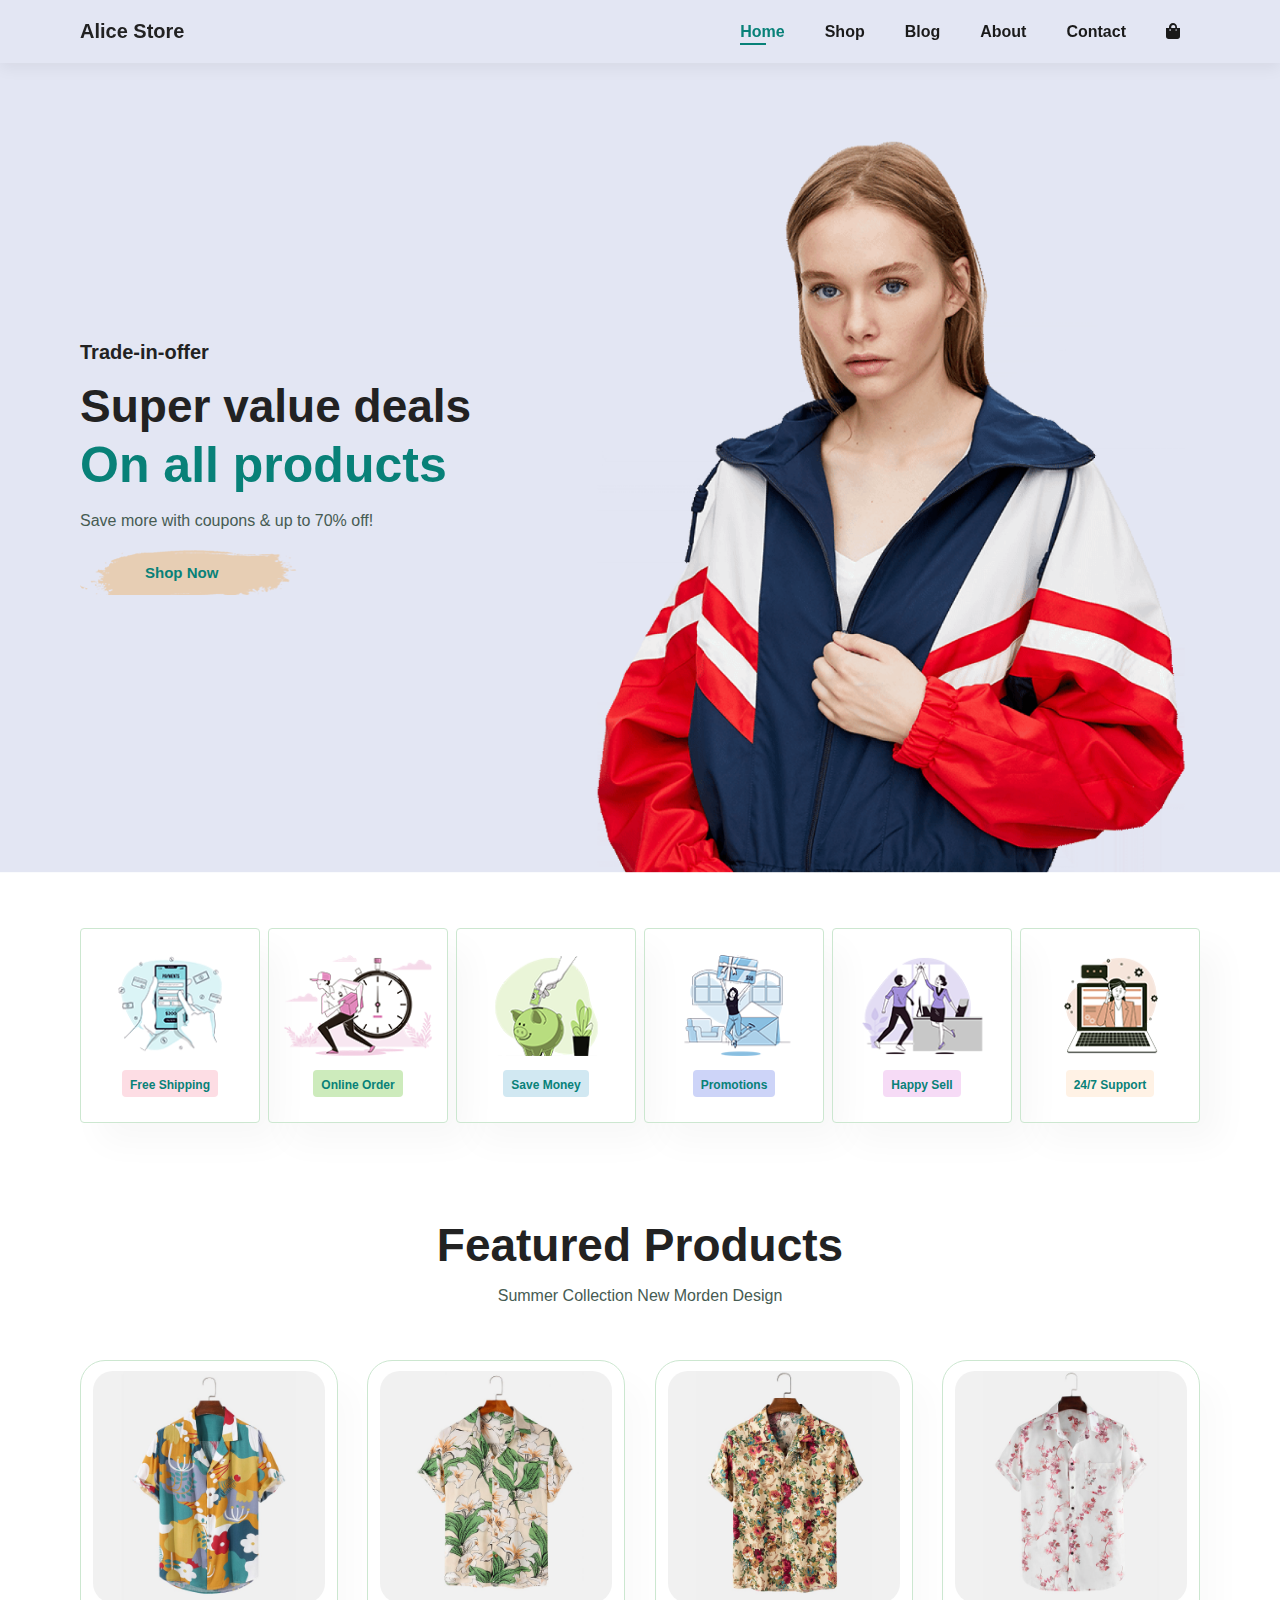
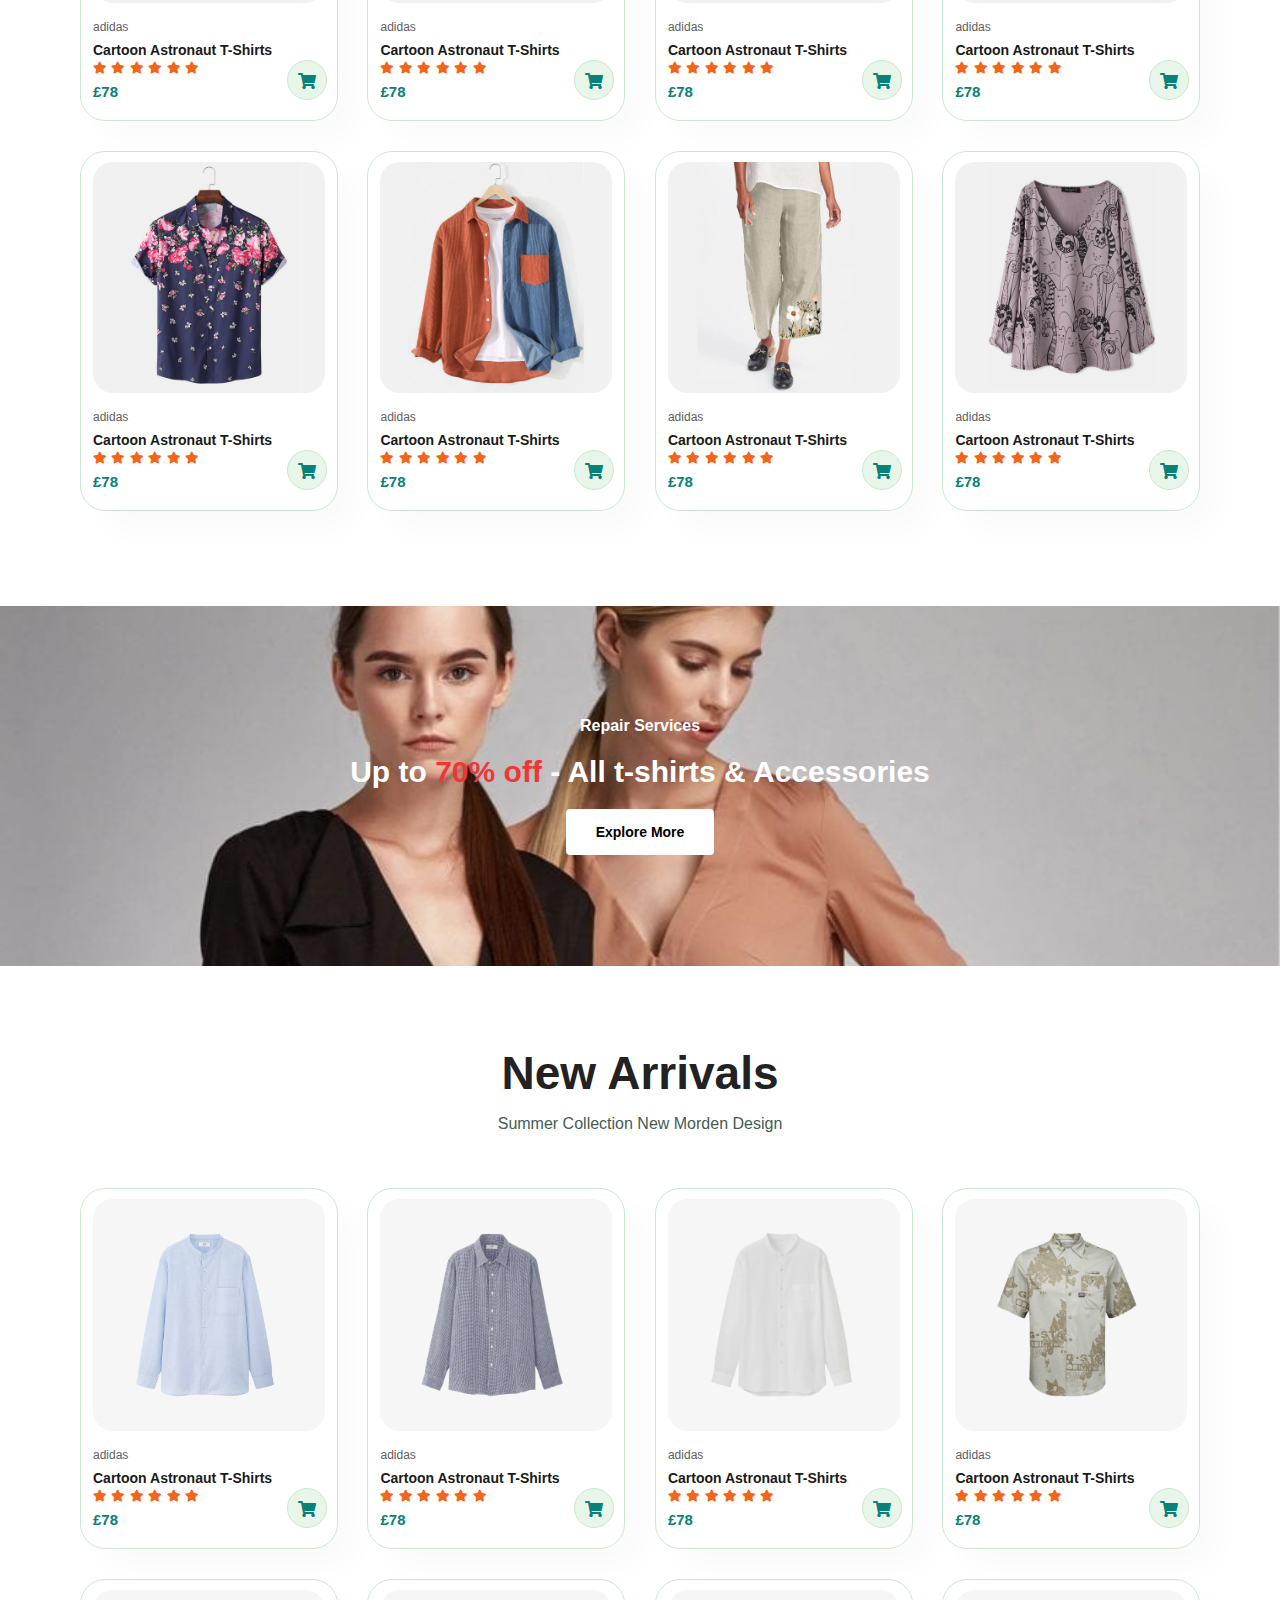
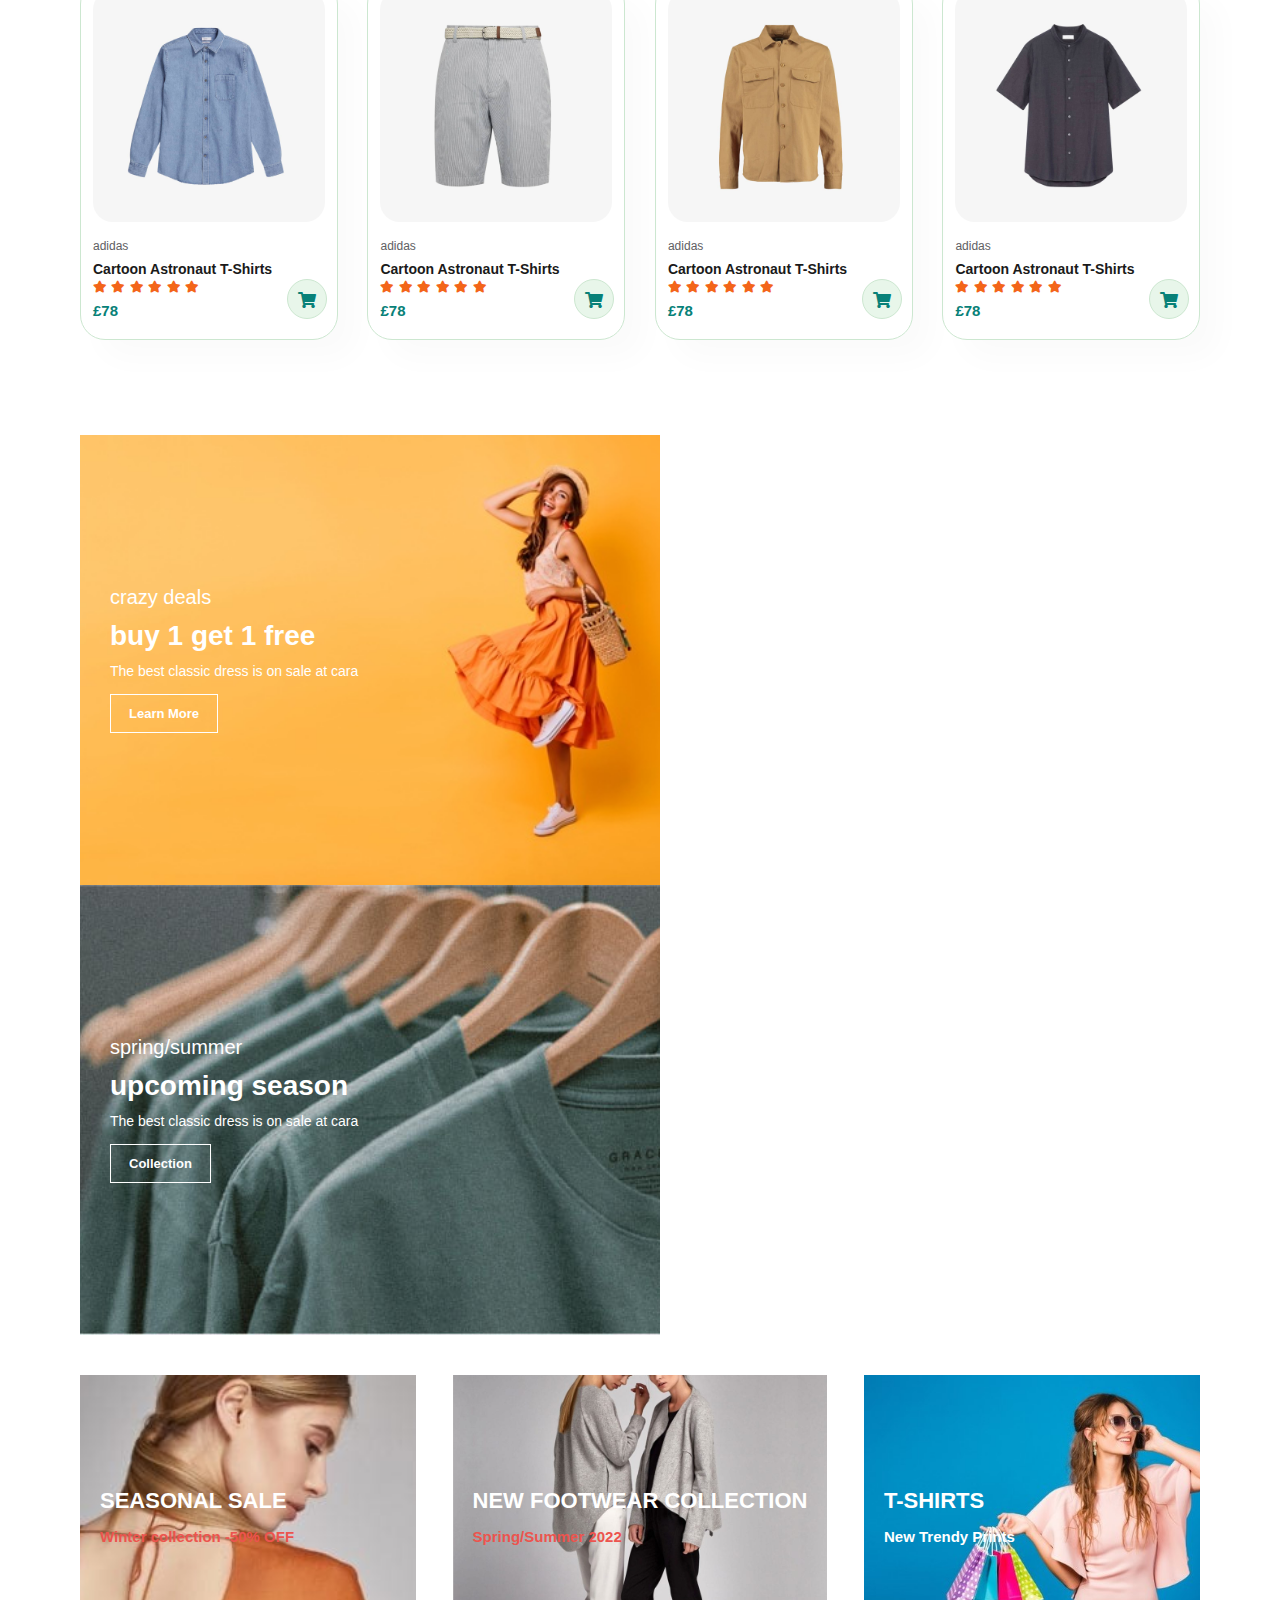
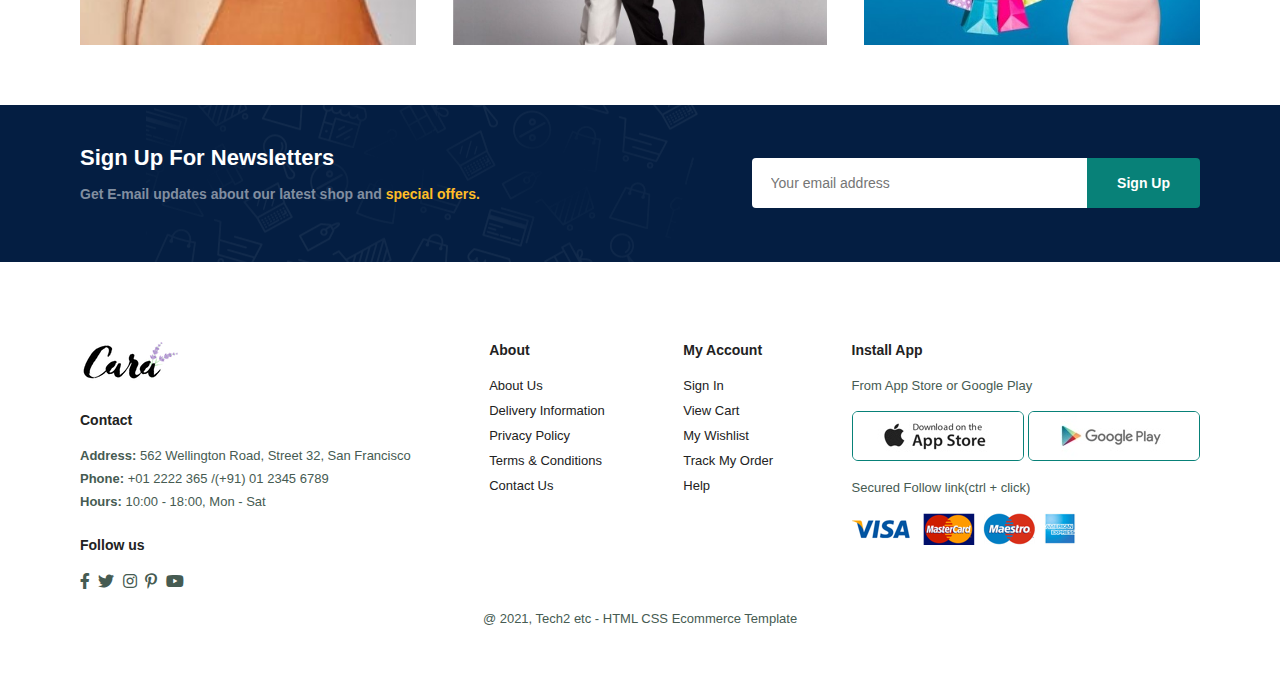
<file: index.html>
<!DOCTYPE html>

<html lang = "en">

  <head>
    <meta charset="UTF-8">
    <meta http-equiv="X-UA-Compatible" content = "IE=edge">
    <meta name = "viewport" content="width=device-width, initial-scale=1.0">
    <title>Alice Store</title>
    <link rel="stylesheet" href="https://use.fontawesome.com/releases/v5.15.4/css/all.css"/>
    <link rel = "stylesheet" href="style.css"> 
  </head>

  <body>

    <section id = "header">
      <h4>Alice Store</h4>

      <div>
        <ul id = "navbar">
          <li><a class="active" href = "index.html">Home</a></li>
          <li><a href = "shop.html">Shop</a></li>
          <li><a href = "blog.html">Blog</a></li>
          <li><a href = "about.html">About</a></li>
          <li><a href = "contact.html">Contact</a></li>
          <li id = "lg-bag"><a href ="cart.html"><i class="fas fa-shopping-bag"></i></a></li>
          <a href = "#" id = "close"><i class = "fas fa-times"></i></a>
        </ul>
      </div>

      <div id = "mobile">
        <a href ="cart.html"><i class="fas fa-shopping-bag"></i></a>
        <i id = "bar" class = "fas fa-outdent"></i>
      </div>
    </section>

    <section id="hero">
      <h4>Trade-in-offer</h4>
      <h2>Super value deals</h2>
      <h1>On all products</h1>
      <p>Save more with coupons & up to 70% off! </p>
      <button>Shop Now</button>
    </section>

    <section id = "feature" class = "section-p1">
      <div class = "fe-box">
        <img src="f1.png" alt="">
        <h6>Free Shipping</h6>
      </div>
      <div class = "fe-box">
        <img src="f2.png" alt="">
        <h6>Online Order</h6>
      </div>
      <div class = "fe-box">
        <img src="f3.png" alt="">
        <h6>Save Money</h6>
      </div>
      <div class = "fe-box">
        <img src="f4.png" alt="">
        <h6>Promotions</h6>
      </div>
      <div class = "fe-box">
        <img src="f5.png" alt="">
        <h6>Happy Sell</h6>
      </div>
      <div class = "fe-box">
        <img src="f6.png" alt="">
        <h6>24/7 Support</h6>
      </div>
    </section>

    <section id="product1" class = "section-p1">
      <h2>Featured Products</h2>
      <p>Summer Collection New Morden Design</p>
      <div class = "pro-container">
        <div class = "pro">
          <img src="f1.jpg" alt="">
          <div class = "des">
            <span>adidas</span>
            <h5>Cartoon Astronaut T-Shirts</h5>
            <div class = "star">
              <i class="fas fa-star"></i>
              <i class="fas fa-star"></i>
              <i class="fas fa-star"></i>
              <i class="fas fa-star"></i>
              <i class="fas fa-star"></i>
              <i class="fas fa-star"></i>
            </div>
            <h4>£78</h4>
          </div>
          <a href="#"><i class="fas fa-shopping-cart cart"></i></a>      
        </div>

        <div class = "pro">
          <img src="f2.jpg" alt="">
          <div class = "des">
            <span>adidas</span>
            <h5>Cartoon Astronaut T-Shirts</h5>
            <div class = "star">
              <i class="fas fa-star"></i>
              <i class="fas fa-star"></i>
              <i class="fas fa-star"></i>
              <i class="fas fa-star"></i>
              <i class="fas fa-star"></i>
              <i class="fas fa-star"></i>
            </div>
            <h4>£78</h4>
          </div>
          <a href="#"><i class="fas fa-shopping-cart cart"></i></a>      
        </div>

        <div class = "pro">
          <img src="f3.jpg" alt="">
          <div class = "des">
            <span>adidas</span>
            <h5>Cartoon Astronaut T-Shirts</h5>
            <div class = "star">
              <i class="fas fa-star"></i>
              <i class="fas fa-star"></i>
              <i class="fas fa-star"></i>
              <i class="fas fa-star"></i>
              <i class="fas fa-star"></i>
              <i class="fas fa-star"></i>
            </div>
            <h4>£78</h4>
          </div>
          <a href="#"><i class="fas fa-shopping-cart cart"></i></a>      
        </div>

        <div class = "pro">
          <img src="f4.jpg" alt="">
          <div class = "des">
            <span>adidas</span>
            <h5>Cartoon Astronaut T-Shirts</h5>
            <div class = "star">
              <i class="fas fa-star"></i>
              <i class="fas fa-star"></i>
              <i class="fas fa-star"></i>
              <i class="fas fa-star"></i>
              <i class="fas fa-star"></i>
              <i class="fas fa-star"></i>
            </div>
            <h4>£78</h4>
          </div>
          <a href="#"><i class="fas fa-shopping-cart cart"></i></a>      
        </div>

        <div class = "pro">
          <img src="f5.jpg" alt="">
          <div class = "des">
            <span>adidas</span>
            <h5>Cartoon Astronaut T-Shirts</h5>
            <div class = "star">
              <i class="fas fa-star"></i>
              <i class="fas fa-star"></i>
              <i class="fas fa-star"></i>
              <i class="fas fa-star"></i>
              <i class="fas fa-star"></i>
              <i class="fas fa-star"></i>
            </div>
            <h4>£78</h4>
          </div>
          <a href="#"><i class="fas fa-shopping-cart cart"></i></a>      
        </div>

        <div class = "pro">
          <img src="f6.jpg" alt="">
          <div class = "des">
            <span>adidas</span>
            <h5>Cartoon Astronaut T-Shirts</h5>
            <div class = "star">
              <i class="fas fa-star"></i>
              <i class="fas fa-star"></i>
              <i class="fas fa-star"></i>
              <i class="fas fa-star"></i>
              <i class="fas fa-star"></i>
              <i class="fas fa-star"></i>
            </div>
            <h4>£78</h4>
          </div>
          <a href="#"><i class="fas fa-shopping-cart cart"></i></a>      
        </div>

        <div class = "pro">
          <img src="f7.jpg" alt="">
          <div class = "des">
            <span>adidas</span>
            <h5>Cartoon Astronaut T-Shirts</h5>
            <div class = "star">
              <i class="fas fa-star"></i>
              <i class="fas fa-star"></i>
              <i class="fas fa-star"></i>
              <i class="fas fa-star"></i>
              <i class="fas fa-star"></i>
              <i class="fas fa-star"></i>
            </div>
            <h4>£78</h4>
          </div>
          <a href="#"><i class="fas fa-shopping-cart cart"></i></a>      
        </div>

        <div class = "pro">
          <img src="f8.jpg" alt="">
          <div class = "des">
            <span>adidas</span>
            <h5>Cartoon Astronaut T-Shirts</h5>
            <div class = "star">
              <i class="fas fa-star"></i>
              <i class="fas fa-star"></i>
              <i class="fas fa-star"></i>
              <i class="fas fa-star"></i>
              <i class="fas fa-star"></i>
              <i class="fas fa-star"></i>
            </div>
            <h4>£78</h4>
          </div>
          <a href="#"><i class="fas fa-shopping-cart cart"></i></a>      
        </div>
      </div>
    </section>

    <section id = "banner" class = "section-m1">
      <h4>Repair Services</h4>
      <h2>Up to <span>70% off</span> - All t-shirts & Accessories</h2>
      <button class = "normal">Explore More</button>
    </section>

    <section id="product1" class = "section-p1">
      <h2>New Arrivals</h2>
      <p>Summer Collection New Morden Design</p>
      <div class = "pro-container">
        <div class = "pro">
          <img src="n1.jpg" alt="">
          <div class = "des">
            <span>adidas</span>
            <h5>Cartoon Astronaut T-Shirts</h5>
            <div class = "star">
              <i class="fas fa-star"></i>
              <i class="fas fa-star"></i>
              <i class="fas fa-star"></i>
              <i class="fas fa-star"></i>
              <i class="fas fa-star"></i>
              <i class="fas fa-star"></i>
            </div>
            <h4>£78</h4>
          </div>
          <a href="#"><i class="fas fa-shopping-cart cart"></i></a>      
        </div>

        <div class = "pro">
          <img src="n2.jpg" alt="">
          <div class = "des">
            <span>adidas</span>
            <h5>Cartoon Astronaut T-Shirts</h5>
            <div class = "star">
              <i class="fas fa-star"></i>
              <i class="fas fa-star"></i>
              <i class="fas fa-star"></i>
              <i class="fas fa-star"></i>
              <i class="fas fa-star"></i>
              <i class="fas fa-star"></i>
            </div>
            <h4>£78</h4>
          </div>
          <a href="#"><i class="fas fa-shopping-cart cart"></i></a>      
        </div>

        <div class = "pro">
          <img src="n3.jpg" alt="">
          <div class = "des">
            <span>adidas</span>
            <h5>Cartoon Astronaut T-Shirts</h5>
            <div class = "star">
              <i class="fas fa-star"></i>
              <i class="fas fa-star"></i>
              <i class="fas fa-star"></i>
              <i class="fas fa-star"></i>
              <i class="fas fa-star"></i>
              <i class="fas fa-star"></i>
            </div>
            <h4>£78</h4>
          </div>
          <a href="#"><i class="fas fa-shopping-cart cart"></i></a>      
        </div>

        <div class = "pro">
          <img src="n4.jpg" alt="">
          <div class = "des">
            <span>adidas</span>
            <h5>Cartoon Astronaut T-Shirts</h5>
            <div class = "star">
              <i class="fas fa-star"></i>
              <i class="fas fa-star"></i>
              <i class="fas fa-star"></i>
              <i class="fas fa-star"></i>
              <i class="fas fa-star"></i>
              <i class="fas fa-star"></i>
            </div>
            <h4>£78</h4>
          </div>
          <a href="#"><i class="fas fa-shopping-cart cart"></i></a>      
        </div>

        <div class = "pro">
          <img src="n5.jpg" alt="">
          <div class = "des">
            <span>adidas</span>
            <h5>Cartoon Astronaut T-Shirts</h5>
            <div class = "star">
              <i class="fas fa-star"></i>
              <i class="fas fa-star"></i>
              <i class="fas fa-star"></i>
              <i class="fas fa-star"></i>
              <i class="fas fa-star"></i>
              <i class="fas fa-star"></i>
            </div>
            <h4>£78</h4>
          </div>
          <a href="#"><i class="fas fa-shopping-cart cart"></i></a>      
        </div>

        <div class = "pro">
          <img src="n6.jpg" alt="">
          <div class = "des">
            <span>adidas</span>
            <h5>Cartoon Astronaut T-Shirts</h5>
            <div class = "star">
              <i class="fas fa-star"></i>
              <i class="fas fa-star"></i>
              <i class="fas fa-star"></i>
              <i class="fas fa-star"></i>
              <i class="fas fa-star"></i>
              <i class="fas fa-star"></i>
            </div>
            <h4>£78</h4>
          </div>
          <a href="#"><i class="fas fa-shopping-cart cart"></i></a>      
        </div>

        <div class = "pro">
          <img src="n7.jpg" alt="">
          <div class = "des">
            <span>adidas</span>
            <h5>Cartoon Astronaut T-Shirts</h5>
            <div class = "star">
              <i class="fas fa-star"></i>
              <i class="fas fa-star"></i>
              <i class="fas fa-star"></i>
              <i class="fas fa-star"></i>
              <i class="fas fa-star"></i>
              <i class="fas fa-star"></i>
            </div>
            <h4>£78</h4>
          </div>
          <a href="#"><i class="fas fa-shopping-cart cart"></i></a>      
        </div>

        <div class = "pro">
          <img src="n8.jpg" alt="">
          <div class = "des">
            <span>adidas</span>
            <h5>Cartoon Astronaut T-Shirts</h5>
            <div class = "star">
              <i class="fas fa-star"></i>
              <i class="fas fa-star"></i>
              <i class="fas fa-star"></i>
              <i class="fas fa-star"></i>
              <i class="fas fa-star"></i>
              <i class="fas fa-star"></i>
            </div>
            <h4>£78</h4>
          </div>
          <a href="#"><i class="fas fa-shopping-cart cart"></i></a>      
        </div>
      </div>
    </section>

    <section id = "sm-banner" class = "section-p1">
      <div class = "banner-box">
        <h4>crazy deals</h4>
        <h2>buy 1 get 1 free</h2>
        <span>The best classic dress is on sale at cara</span>
        <button class = "white">Learn More</button>
      </div>

      <div class = "banner-box banner-box2">
        <h4>spring/summer</h4>
        <h2>upcoming season</h2>
        <span>The best classic dress is on sale at cara</span>
        <button class = "white">Collection</button>
      </div>
    </section>

    <section id = "banner3">
      <div class = "banner-box">
        <h2>SEASONAL SALE</h2>
        <h3>Winter collection -50% OFF</h3>
      </div>

      <div class = "banner-box banner-box2">
        <h2>NEW FOOTWEAR COLLECTION</h2>
        <h3>Spring/Summer 2022</h3>
      </div>

      <div class = "banner-box banner-box3">
        <h2>T-SHIRTS</h2>
        <h3>New Trendy Prints</h3>
      </div>
    </section>

    <section id = "newsletter" class = "section-p1 section-m1">
      <div class = "newstext">
        <h4>Sign Up For Newsletters</h4>
        <p>Get E-mail updates about our latest shop and <span>special offers.</span>
        </p>
      </div>

      <div class = "form">
        <input type = "text" placeholder="Your email address">
        <button class = "normal">Sign Up</button>
      </div>
    </section>

    <footer class = "section-p1">
      <div class = "col">
        <img class = "logo" src="logo.png" alt="">
        <h4>Contact</h4>
        <p><strong>Address: </strong> 562 Wellington Road, Street 32, San Francisco
        </p>
        <p><strong>Phone:</strong> +01 2222 365 /(+91) 01 2345 6789</p>
        <p><strong>Hours:</strong> 10:00 - 18:00, Mon - Sat</p>

        <div class = "follow">
          <h4>Follow us</h4>
          <div class="icon">
            <i class = "fab fa-facebook-f"></i>
            <i class = "fab fa-twitter"></i>
            <i class = "fab fa-instagram"></i>
            <i class = "fab fa-pinterest-p"></i>
            <i class = "fab fa-youtube"></i>
          </div>
        </div>
      </div>

      <div class = "col">
          <h4>About</h4>
          <a href = "#">About Us</a>
          <a href = "#">Delivery Information</a>
          <a href = "#">Privacy Policy</a>
          <a href = "#">Terms & Conditions</a>
          <a href = "#">Contact Us</a>
      </div>

      <div class = "col">
        <h4>My Account</h4>
        <a href = "#">Sign In</a>
        <a href = "#">View Cart</a>
        <a href = "#">My Wishlist</a>
        <a href = "#">Track My Order</a>
        <a href = "#">Help</a>
    </div>

    <div class = "col install">
      <h4>Install App</h4>
      <p>From App Store or Google Play</p>
      <div class = "row">
        <img src="app.jpg" alt="">
        <img src = "play.jpg" alt = "">
      </div>
      <p>Secured Follow link(ctrl + click)</p>
      <img src = "pay.png" alt = "">
    </div>

    <div class = "copyright">
      <p>@ 2021, Tech2 etc - HTML CSS Ecommerce Template</p>
    </div>
    </footer>

    <script src="script.js"></script>
  </body>

</html>
</file>
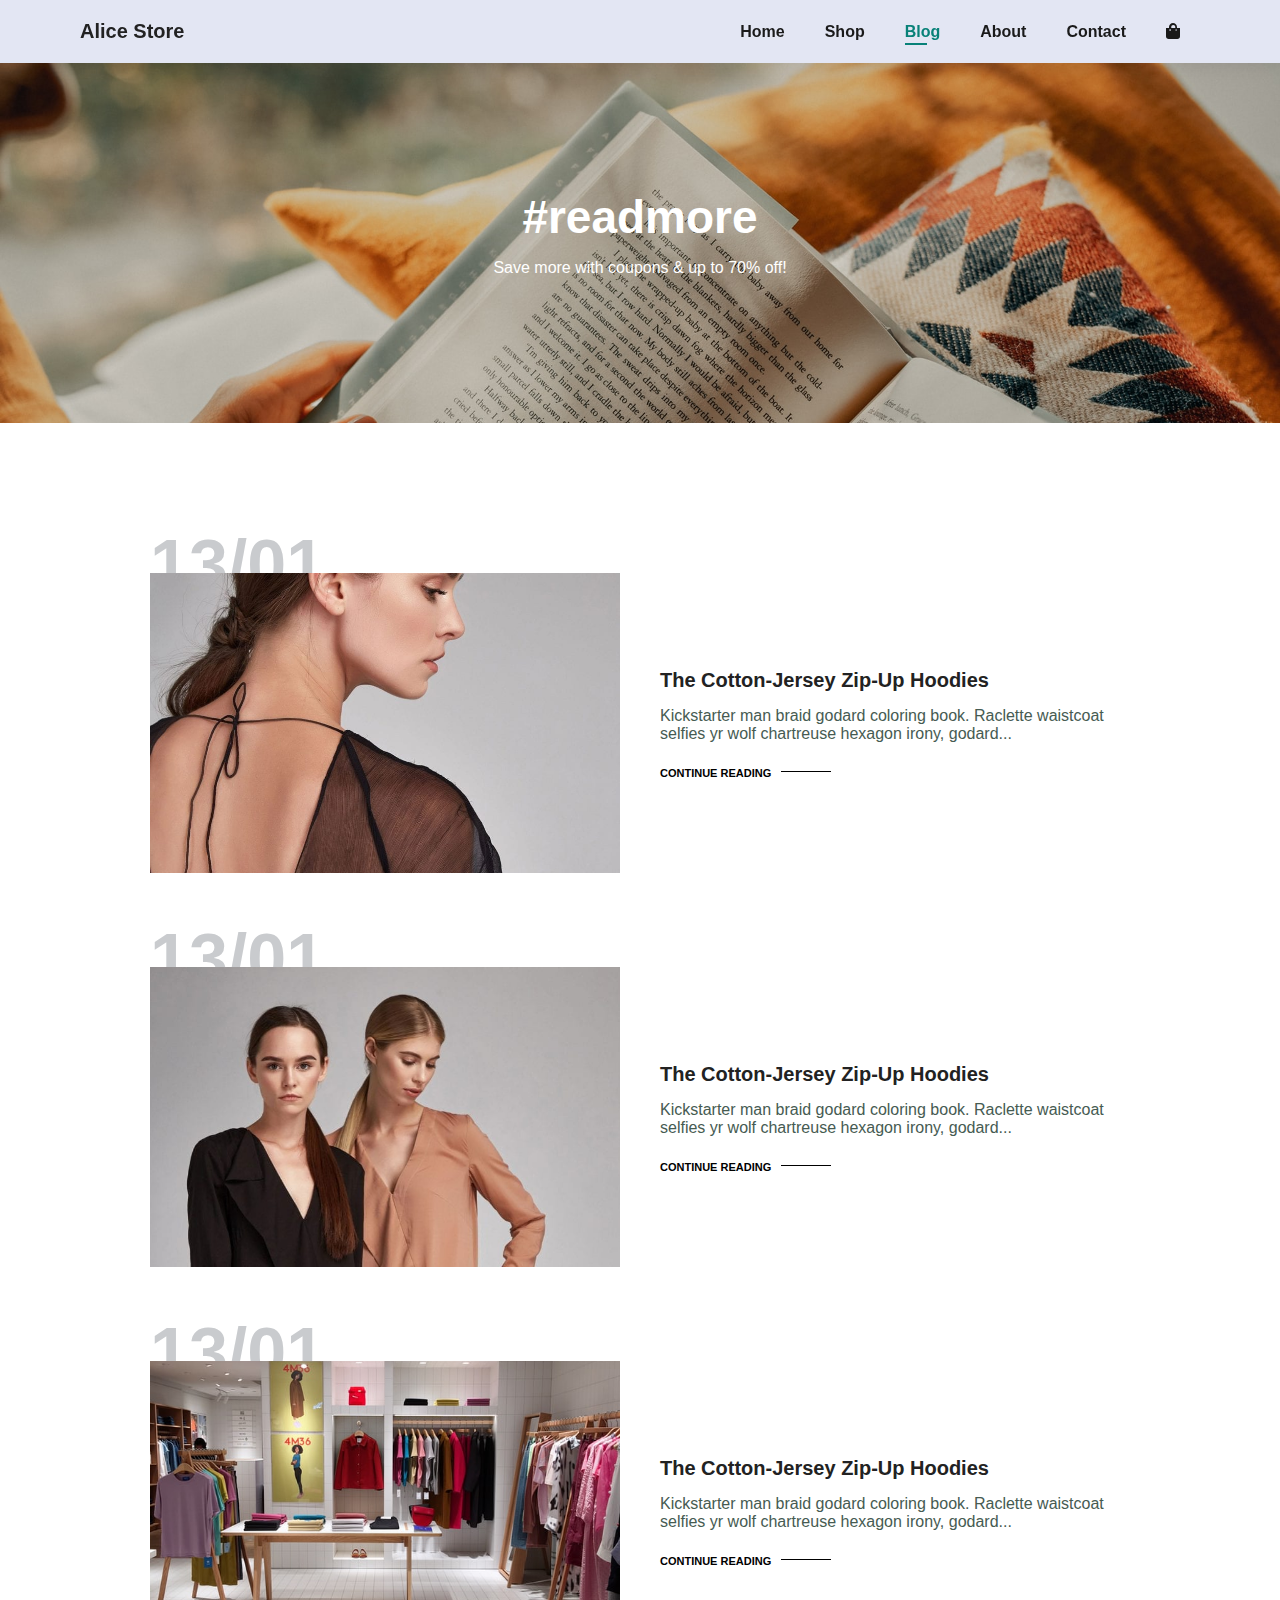
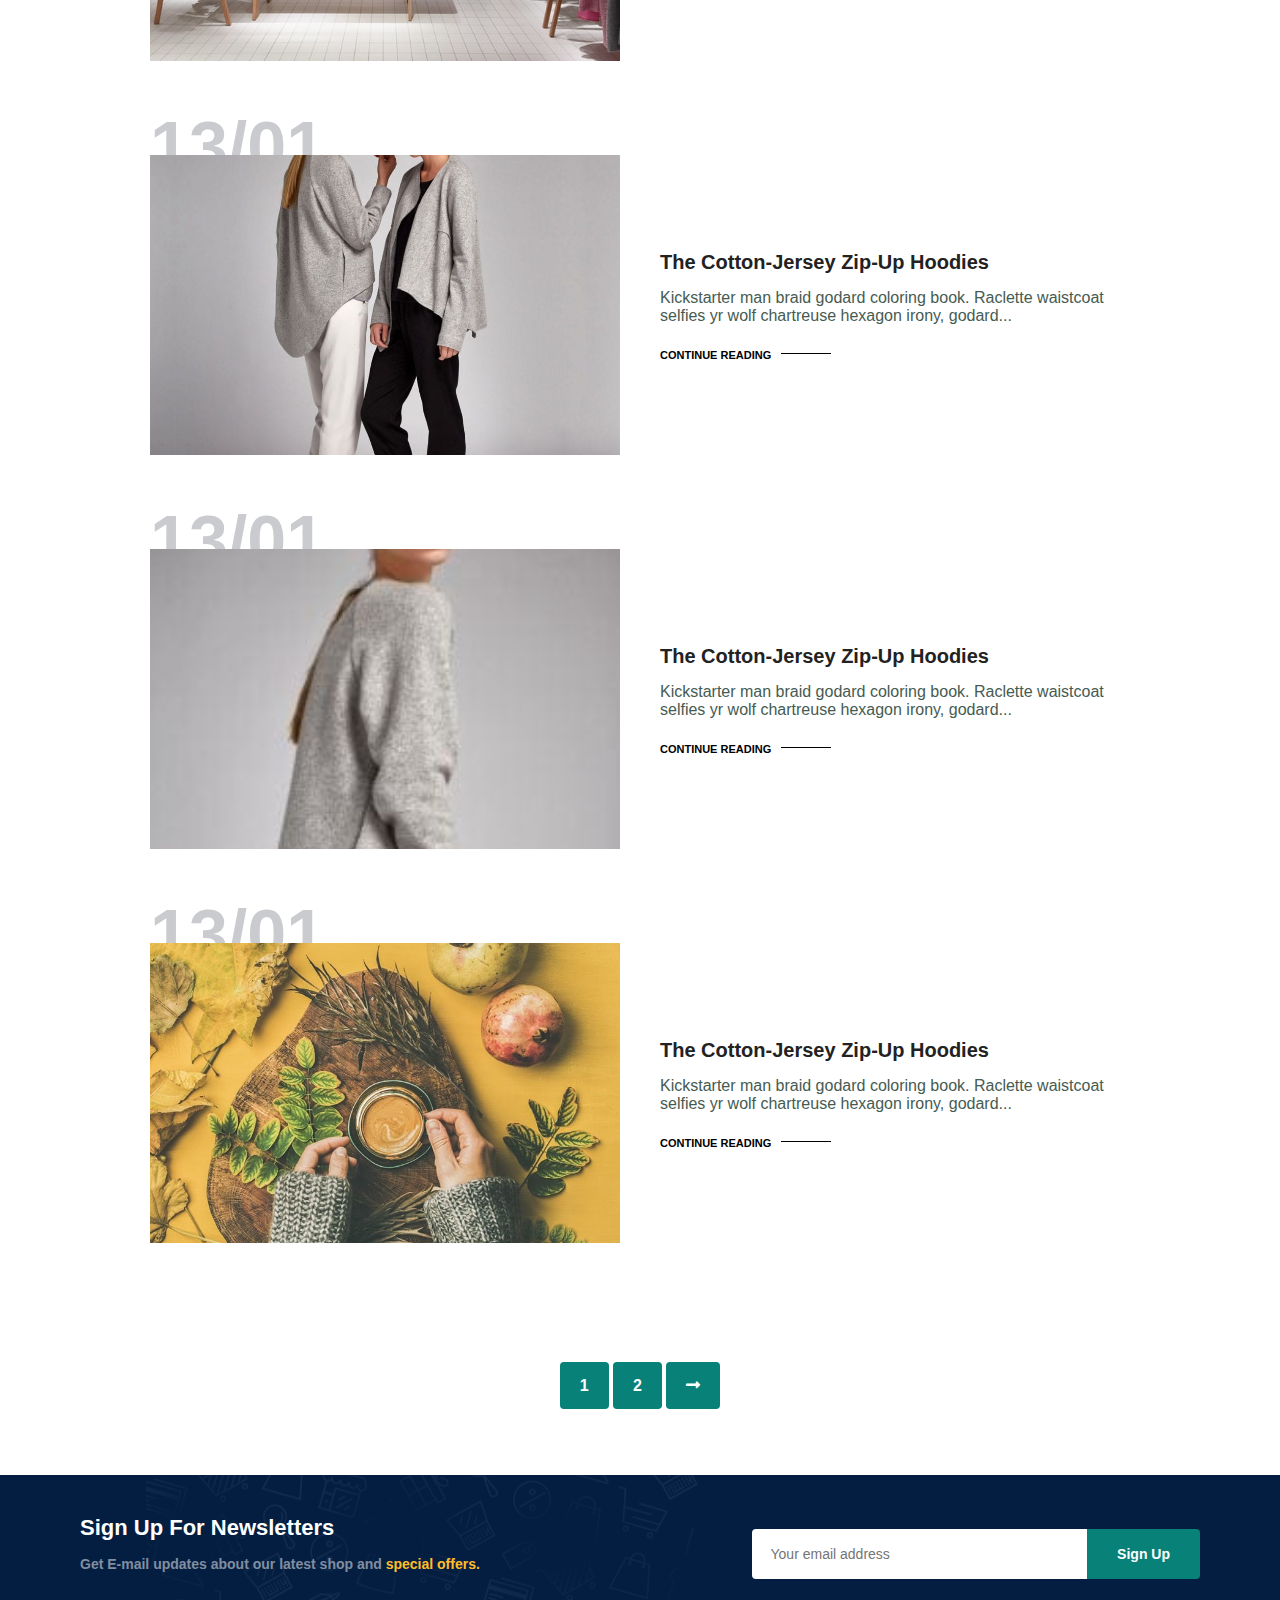
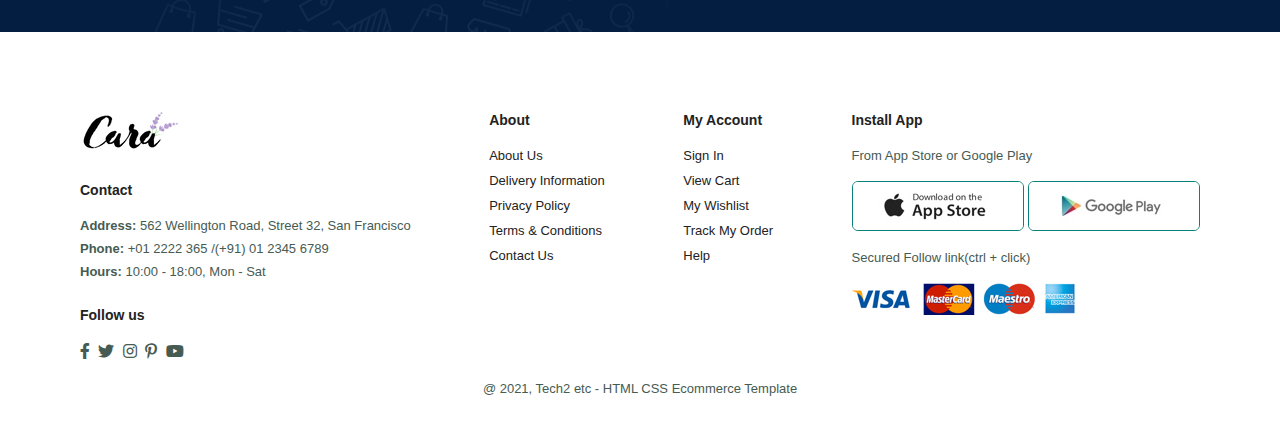
<file: blog.html>
<!DOCTYPE html>

<html lang = "en">

  <head>
    <meta charset="UTF-8">
    <meta http-equiv="X-UA-Compatible" content = "IE=edge">
    <meta name = "viewport" content="width=device-width, initial-scale=1.0">
    <title>Alice Store</title>
    <link rel="stylesheet" href="https://use.fontawesome.com/releases/v5.15.4/css/all.css"/>
    <link rel = "stylesheet" href="style.css"> 
  </head>

  <body>

    <section id = "header">
      <h4>Alice Store</h4>

      <div>
        <ul id = "navbar">
          <li><a href = "index.html">Home</a></li>
          <li><a href = "shop.html">Shop</a></li>
          <li><a class = "active" href = "blog.html">Blog</a></li>
          <li><a href = "about.html">About</a></li>
          <li><a href = "contact.html">Contact</a></li>
          <li id = "lg-bag"><a href ="cart.html"><i class="fas fa-shopping-bag"></i></a></li>
          <a href = "#" id = "close"><i class = "fas fa-times"></i></a>
        </ul>
      </div>

      <div id = "mobile">
        <a href ="cart.html"><i class="fas fa-shopping-bag"></i></a>
        <i id = "bar" class = "fas fa-outdent"></i>
      </div>
    </section>

    <section id="page-header" class = "blog-header">
      <h2>#readmore</h2>
      <p>Save more with coupons & up to 70% off! </p>
    </section>

    <section id = "blog">
      <div class = "blog-box">
        <div class = "blog-img">
          <img src = "b1.jpg" alt = "">
        </div>
        <div class = "blog-details">
          <h4>The Cotton-Jersey Zip-Up Hoodies</h4>
          <p>Kickstarter man braid godard coloring book. Raclette waistcoat selfies yr
            wolf chartreuse hexagon irony, godard...
          </p>
          <a href = "#">CONTINUE READING</a>
        </div>
        <h1>13/01</h1>
      </div>
      <div class = "blog-box">
        <div class = "blog-img">
          <img src = "b2.jpg" alt = "">
        </div>
        <div class = "blog-details">
          <h4>The Cotton-Jersey Zip-Up Hoodies</h4>
          <p>Kickstarter man braid godard coloring book. Raclette waistcoat selfies yr
            wolf chartreuse hexagon irony, godard...
          </p>
          <a href = "#">CONTINUE READING</a>
        </div>
        <h1>13/01</h1>
      </div>
      <div class = "blog-box">
        <div class = "blog-img">
          <img src = "b3.jpg" alt = "">
        </div>
        <div class = "blog-details">
          <h4>The Cotton-Jersey Zip-Up Hoodies</h4>
          <p>Kickstarter man braid godard coloring book. Raclette waistcoat selfies yr
            wolf chartreuse hexagon irony, godard...
          </p>
          <a href = "#">CONTINUE READING</a>
        </div>
        <h1>13/01</h1>
      </div>
      <div class = "blog-box">
        <div class = "blog-img">
          <img src = "b4.jpg" alt = "">
        </div>
        <div class = "blog-details">
          <h4>The Cotton-Jersey Zip-Up Hoodies</h4>
          <p>Kickstarter man braid godard coloring book. Raclette waistcoat selfies yr
            wolf chartreuse hexagon irony, godard...
          </p>
          <a href = "#">CONTINUE READING</a>
        </div>
        <h1>13/01</h1>
      </div>
      <div class = "blog-box">
        <div class = "blog-img">
          <img src = "b5.jpg" alt = "">
        </div>
        <div class = "blog-details">
          <h4>The Cotton-Jersey Zip-Up Hoodies</h4>
          <p>Kickstarter man braid godard coloring book. Raclette waistcoat selfies yr
            wolf chartreuse hexagon irony, godard...
          </p>
          <a href = "#">CONTINUE READING</a>
        </div>
        <h1>13/01</h1>
      </div>
      <div class = "blog-box">
        <div class = "blog-img">
          <img src = "b6.jpg" alt = "">
        </div>
        <div class = "blog-details">
          <h4>The Cotton-Jersey Zip-Up Hoodies</h4>
          <p>Kickstarter man braid godard coloring book. Raclette waistcoat selfies yr
            wolf chartreuse hexagon irony, godard...
          </p>
          <a href = "#">CONTINUE READING</a>
        </div>
        <h1>13/01</h1>
      </div>

    </section>

    <section id = "pagination" class = "section-p1">
      <a href = "#">1</a>
      <a href = "#">2</a>
      <a href = "#"><i class = "fas fa-long-arrow-alt-right"></i></a>
    </section>

    <section id = "newsletter" class = "section-p1 section-m1">
      <div class = "newstext">
        <h4>Sign Up For Newsletters</h4>
        <p>Get E-mail updates about our latest shop and <span>special offers.</span>
        </p>
      </div>

      <div class = "form">
        <input type = "text" placeholder="Your email address">
        <button class = "normal">Sign Up</button>
      </div>
    </section>

    <footer class = "section-p1">
      <div class = "col">
        <img class = "logo" src="logo.png" alt="">
        <h4>Contact</h4>
        <p><strong>Address: </strong> 562 Wellington Road, Street 32, San Francisco
        </p>
        <p><strong>Phone:</strong> +01 2222 365 /(+91) 01 2345 6789</p>
        <p><strong>Hours:</strong> 10:00 - 18:00, Mon - Sat</p>

        <div class = "follow">
          <h4>Follow us</h4>
          <div class="icon">
            <i class = "fab fa-facebook-f"></i>
            <i class = "fab fa-twitter"></i>
            <i class = "fab fa-instagram"></i>
            <i class = "fab fa-pinterest-p"></i>
            <i class = "fab fa-youtube"></i>
          </div>
        </div>
      </div>

      <div class = "col">
          <h4>About</h4>
          <a href = "#">About Us</a>
          <a href = "#">Delivery Information</a>
          <a href = "#">Privacy Policy</a>
          <a href = "#">Terms & Conditions</a>
          <a href = "#">Contact Us</a>
      </div>

      <div class = "col">
        <h4>My Account</h4>
        <a href = "#">Sign In</a>
        <a href = "#">View Cart</a>
        <a href = "#">My Wishlist</a>
        <a href = "#">Track My Order</a>
        <a href = "#">Help</a>
    </div>

    <div class = "col install">
      <h4>Install App</h4>
      <p>From App Store or Google Play</p>
      <div class = "row">
        <img src="app.jpg" alt="">
        <img src = "play.jpg" alt = "">
      </div>
      <p>Secured Follow link(ctrl + click)</p>
      <img src = "pay.png" alt = "">
    </div>

    <div class = "copyright">
      <p>@ 2021, Tech2 etc - HTML CSS Ecommerce Template</p>
    </div>
    </footer>

    <script src="script.js"></script>
  </body>

</html>
</file>
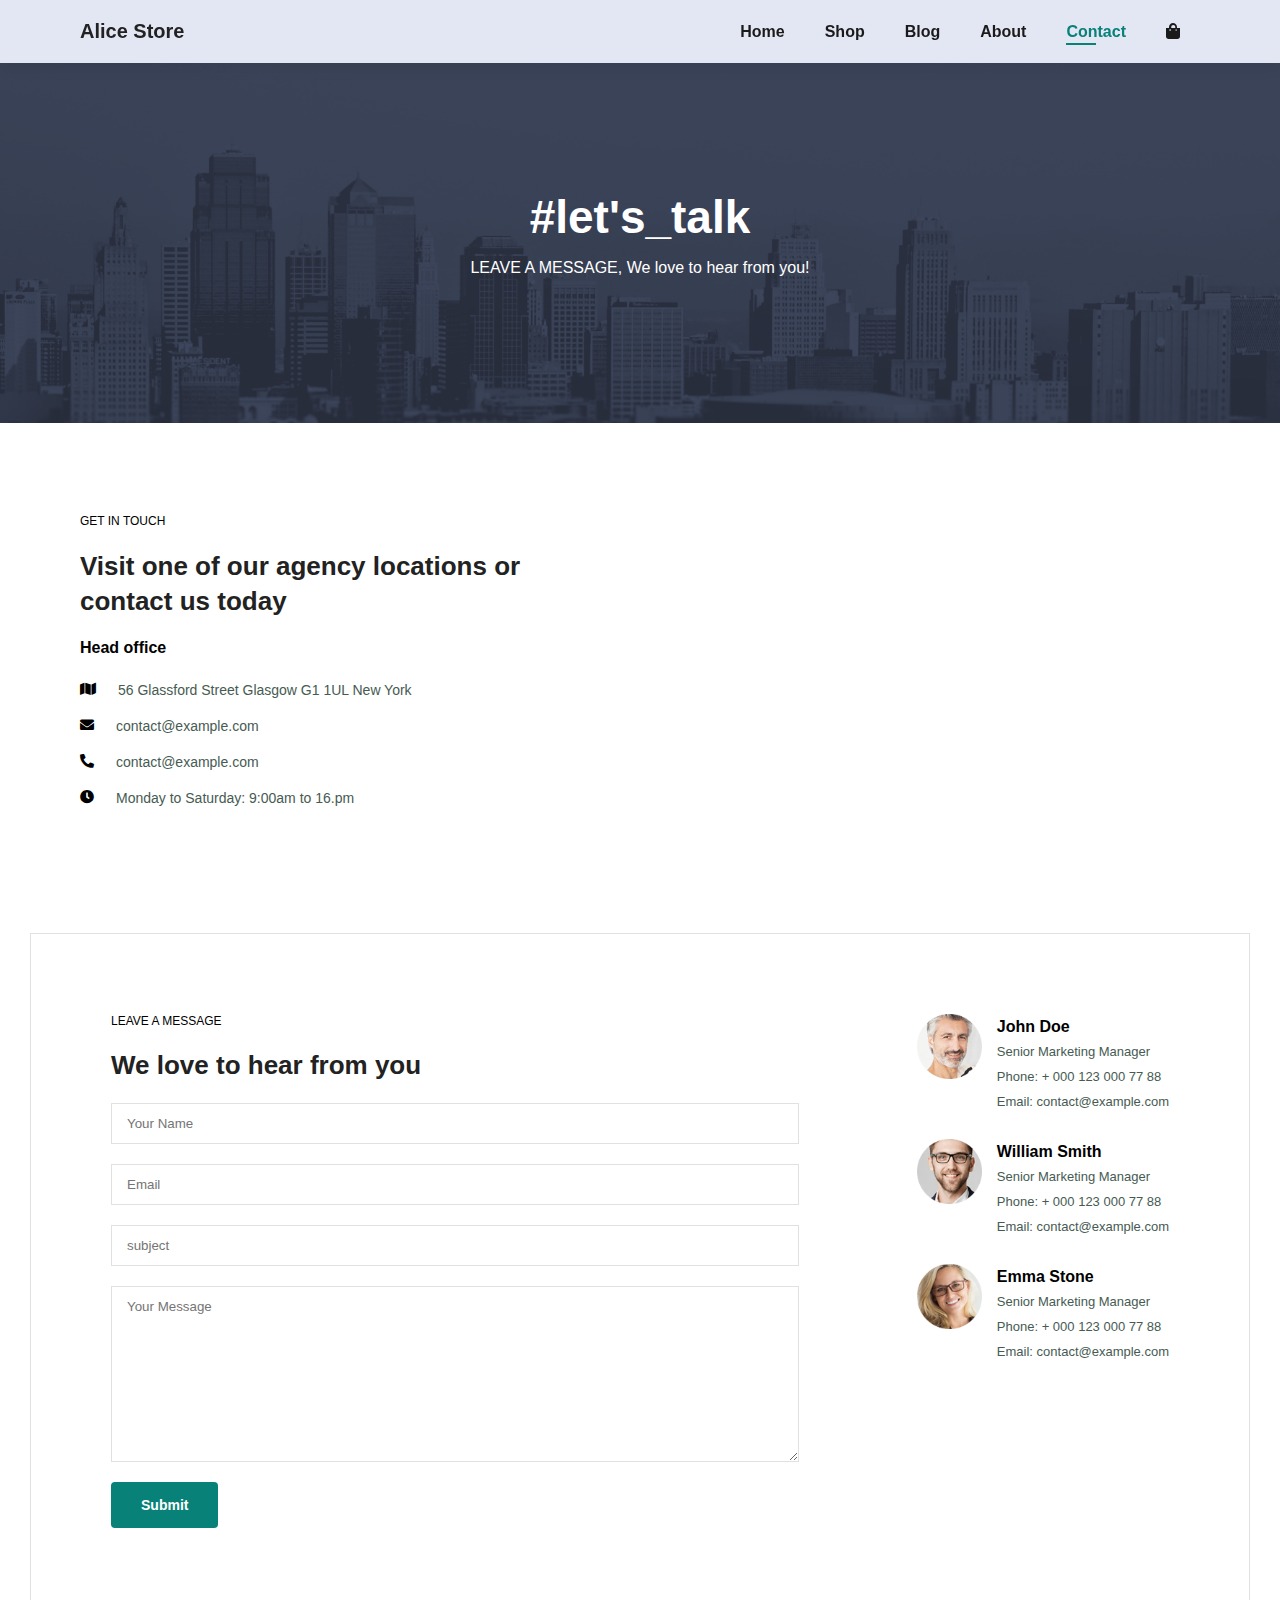
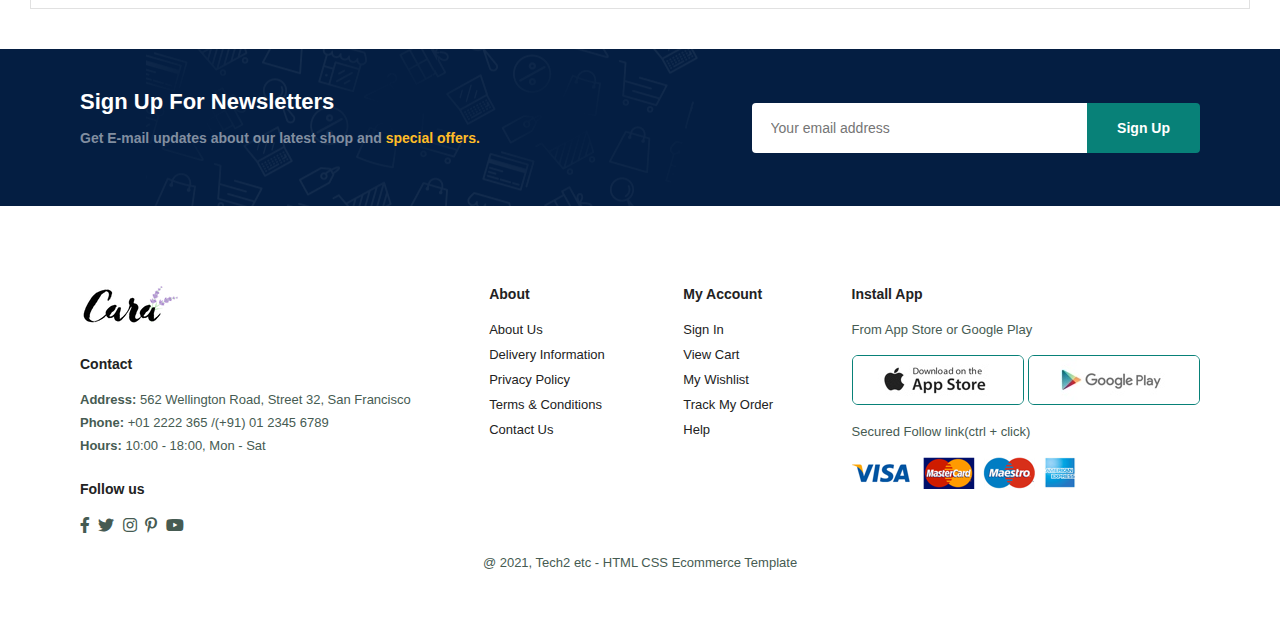
<file: contact.html>
<!DOCTYPE html>

<html lang = "en">

  <head>
    <meta charset="UTF-8">
    <meta http-equiv="X-UA-Compatible" content = "IE=edge">
    <meta name = "viewport" content="width=device-width, initial-scale=1.0">
    <title>Alice Store</title>
    <link rel="stylesheet" href="https://use.fontawesome.com/releases/v5.15.4/css/all.css"/>
    <link rel = "stylesheet" href="style.css"> 
  </head>

  <body>

    <section id = "header">
      <h4>Alice Store</h4>

      <div>
        <ul id = "navbar">
          <li><a href = "index.html">Home</a></li>
          <li><a href = "shop.html">Shop</a></li>
          <li><a href = "blog.html">Blog</a></li>
          <li><a href = "about.html">About</a></li>
          <li><a class = "active" href = "contact.html">Contact</a></li>
          <li id = "lg-bag"><a href ="cart.html"><i class="fas fa-shopping-bag"></i></a></li>
          <a href = "#" id = "close"><i class = "fas fa-times"></i></a>
        </ul>
      </div>

      <div id = "mobile">
        <a href ="cart.html"><i class="fas fa-shopping-bag"></i></a>
        <i id = "bar" class = "fas fa-outdent"></i>
      </div>
    </section>

    <section id="page-header" class = "about-header">
      <h2>#let's_talk </h2>
      <p>LEAVE A MESSAGE, We love to hear from you!</p>
    </section>

    <section id = "contact-details" class = "section-p1">
      <div class = "details">
        <span>GET IN TOUCH</span>
        <h2>Visit one of our agency locations or contact us today</h2>
        <h3>Head office</h3>
        <div>
          <li>
            <i class = "fas fa-map"></i>
            <p>56 Glassford Street Glasgow G1 1UL New York</p>
          </li>
          <li>
            <i class = "fas fa-envelope"></i>
            <p>contact@example.com</p>
          </li>
          <li>
            <i class = "fas fa-phone-alt"></i>
            <p>contact@example.com</p>
          </li>
          <li>
            <i class = "fas fa-clock"></i>
            <p>Monday to Saturday: 9:00am to 16.pm</p>
          </li>
        </div>
      </div>

      <div class = "map">
        <iframe src="https://www.google.com/maps/embed?pb=!1m18!1m12!1m3!1d2469.8088025254665!2d-1.256555484446012!3d51.75481970040373!2m3!1f0!2f0!3f0!3m2!1i1024!2i768!4f13.1!3m3!1m2!1s0x4876c6a9ef8c485b%3A0xd2ff1883a001afed!2sUniversity%20of%20Oxford!5e0!3m2!1sen!2suk!4v1662142175142!5m2!1sen!2suk" width="600" height="450" style="border:0;" allowfullscreen="" loading="lazy" referrerpolicy="no-referrer-when-downgrade"></iframe>
      </div>
    </section>

    <section id = "form-details">
      <form action="">
        <span>LEAVE A MESSAGE</span>
        <h2>We love to hear from you</h2>
        <input type = "text" placeholder = "Your Name">
        <input type = "text" placeholder = "Email">
        <input type = "text" placeholder = "subject">
        <textarea name="" id="" cols="30" rows="10" placeholder="Your Message"></textarea>
        <button class = "normal">Submit</button>
      </form>

      <div class = "people">
        <div>
          <img src="1.png" alt="">
          <p><span>John Doe</span> Senior Marketing Manager <br> Phone: + 000 123 
          000 77 88 <br>Email: contact@example.com</p>
        </div>
        <div>
          <img src="2.png" alt="">
          <p><span>William Smith</span> Senior Marketing Manager <br> Phone: + 000 123 
          000 77 88 <br>Email: contact@example.com</p>
        </div>
        <div>
          <img src="3.png" alt="">
          <p><span>Emma Stone</span> Senior Marketing Manager <br> Phone: + 000 123 
          000 77 88 <br>Email: contact@example.com</p>
        </div>
      </div>
    </section>

    <section id = "newsletter" class = "section-p1 section-m1">
      <div class = "newstext">
        <h4>Sign Up For Newsletters</h4>
        <p>Get E-mail updates about our latest shop and <span>special offers.</span>
        </p>
      </div>

      <div class = "form">
        <input type = "text" placeholder="Your email address">
        <button class = "normal">Sign Up</button>
      </div>
    </section>

    <footer class = "section-p1">
      <div class = "col">
        <img class = "logo" src="logo.png" alt="">
        <h4>Contact</h4>
        <p><strong>Address: </strong> 562 Wellington Road, Street 32, San Francisco
        </p>
        <p><strong>Phone:</strong> +01 2222 365 /(+91) 01 2345 6789</p>
        <p><strong>Hours:</strong> 10:00 - 18:00, Mon - Sat</p>

        <div class = "follow">
          <h4>Follow us</h4>
          <div class="icon">
            <i class = "fab fa-facebook-f"></i>
            <i class = "fab fa-twitter"></i>
            <i class = "fab fa-instagram"></i>
            <i class = "fab fa-pinterest-p"></i>
            <i class = "fab fa-youtube"></i>
          </div>
        </div>
      </div>

      <div class = "col">
          <h4>About</h4>
          <a href = "#">About Us</a>
          <a href = "#">Delivery Information</a>
          <a href = "#">Privacy Policy</a>
          <a href = "#">Terms & Conditions</a>
          <a href = "#">Contact Us</a>
      </div>

      <div class = "col">
        <h4>My Account</h4>
        <a href = "#">Sign In</a>
        <a href = "#">View Cart</a>
        <a href = "#">My Wishlist</a>
        <a href = "#">Track My Order</a>
        <a href = "#">Help</a>
    </div>

    <div class = "col install">
      <h4>Install App</h4>
      <p>From App Store or Google Play</p>
      <div class = "row">
        <img src="app.jpg" alt="">
        <img src = "play.jpg" alt = "">
      </div>
      <p>Secured Follow link(ctrl + click)</p>
      <img src = "pay.png" alt = "">
    </div>

    <div class = "copyright">
      <p>@ 2021, Tech2 etc - HTML CSS Ecommerce Template</p>
    </div>
    </footer>

    <script src="script.js"></script>
  </body>

</html>
</file>
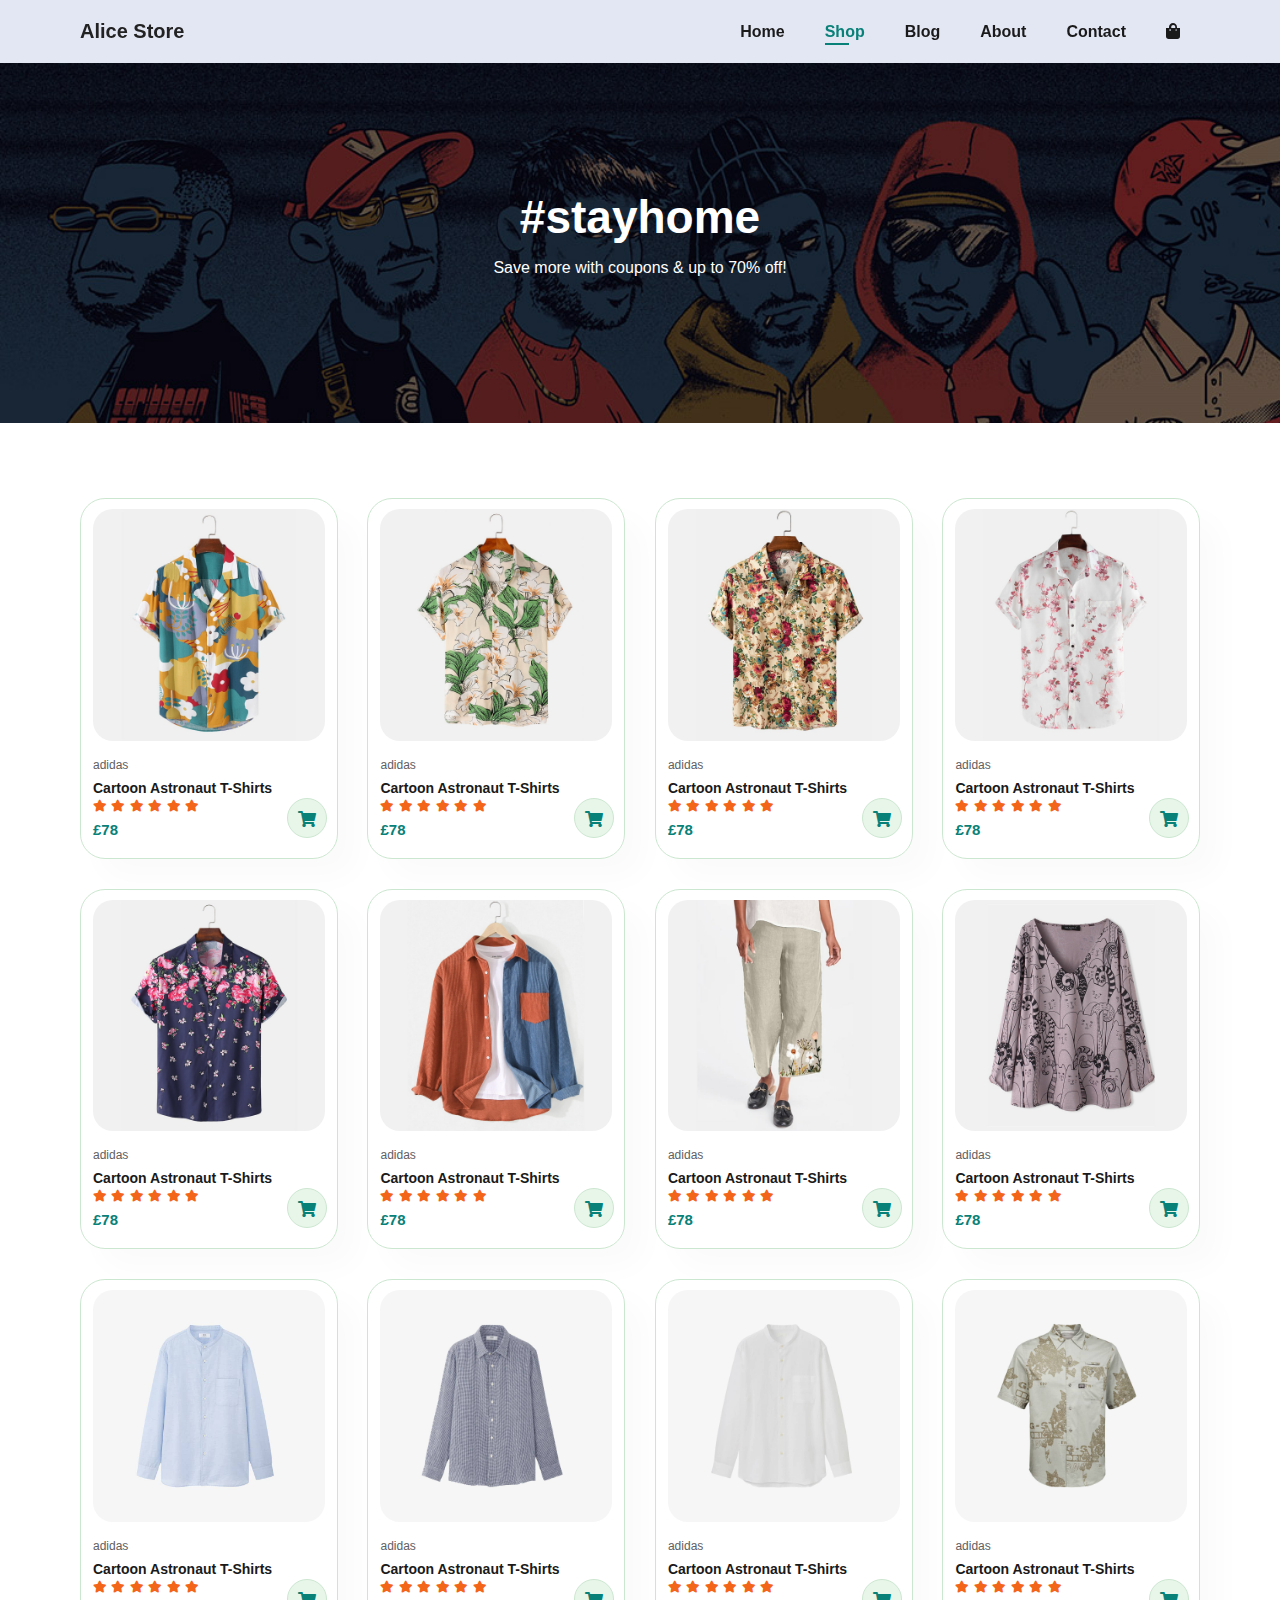
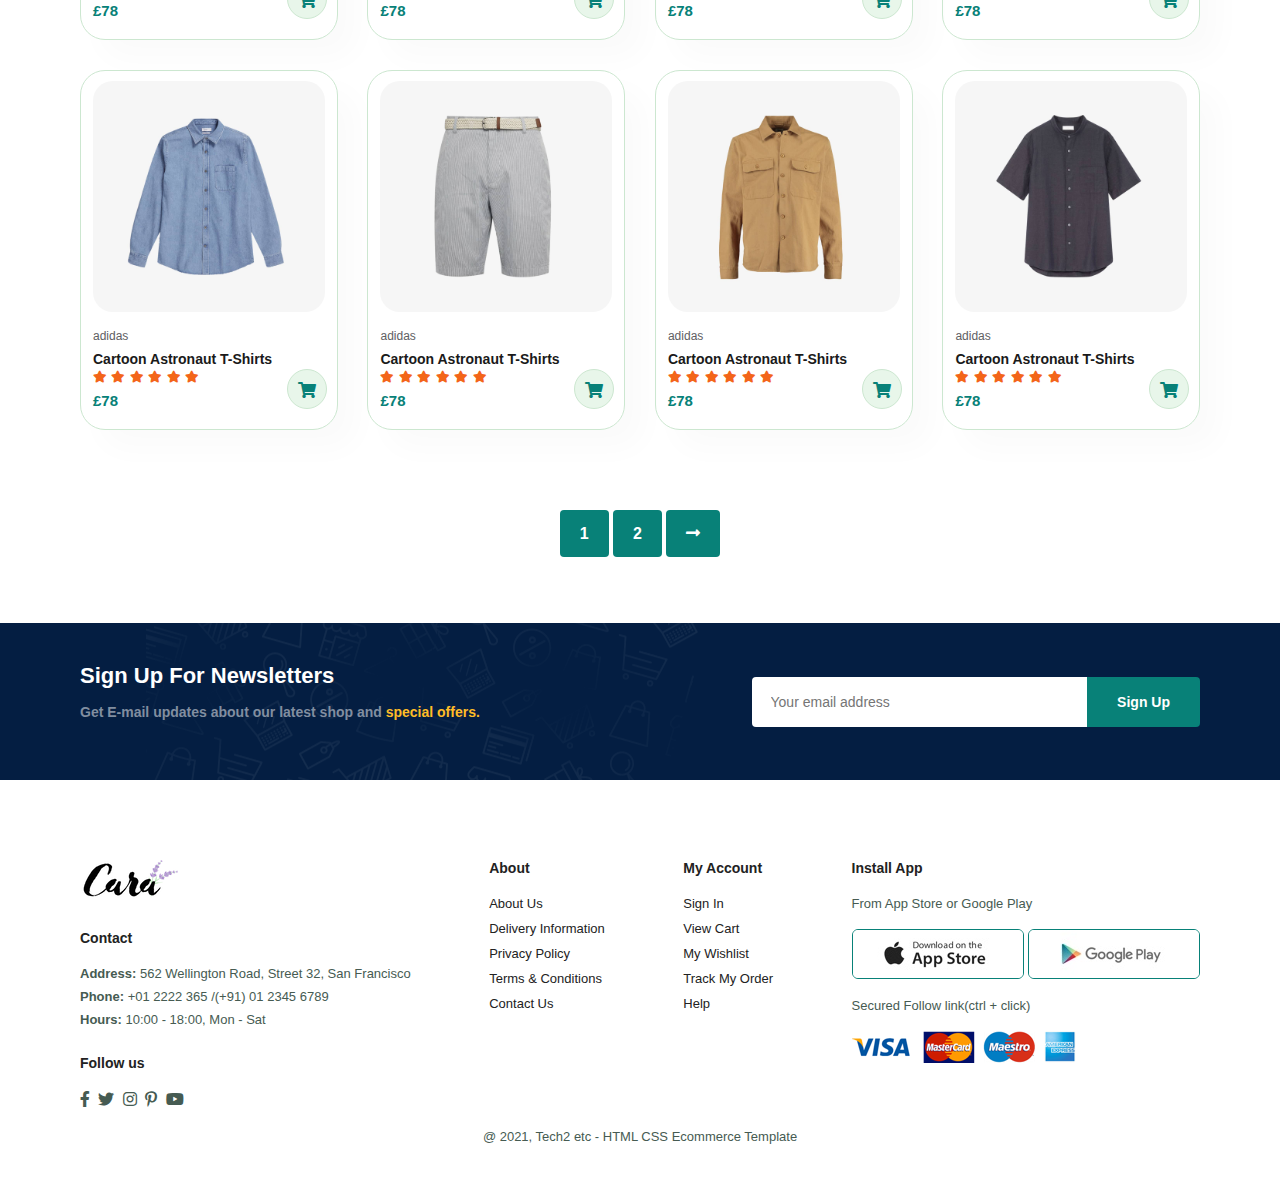
<file: shop.html>
<!DOCTYPE html>

<html lang = "en">

  <head>
    <meta charset="UTF-8">
    <meta http-equiv="X-UA-Compatible" content = "IE=edge">
    <meta name = "viewport" content="width=device-width, initial-scale=1.0">
    <title>Alice Store</title>
    <link rel="stylesheet" href="https://use.fontawesome.com/releases/v5.15.4/css/all.css"/>
    <link rel = "stylesheet" href="style.css"> 
  </head>

  <body>

    <section id = "header">
      <h4>Alice Store</h4>

      <div>
        <ul id = "navbar">
          <li><a href = "index.html">Home</a></li>
          <li><a class = "active" href = "shop.html">Shop</a></li>
          <li><a href = "blog.html">Blog</a></li>
          <li><a href = "about.html">About</a></li>
          <li><a href = "contact.html">Contact</a></li>
          <li id = "lg-bag"><a href ="cart.html"><i class="fas fa-shopping-bag"></i></a></li>
          <a href = "#" id = "close"><i class = "fas fa-times"></i></a>
        </ul>
      </div>

      <div id = "mobile">
        <a href ="cart.html"><i class="fas fa-shopping-bag"></i></a>
        <i id = "bar" class = "fas fa-outdent"></i>
      </div>
    </section>

    <section id="page-header">
      <h2>#stayhome</h2>
      <p>Save more with coupons & up to 70% off! </p>
    </section>

    <section id="product1" class = "section-p1">
      <div class = "pro-container">
        <div class = "pro" onclick = "window.location.href = 'sproduct.html';">
          <img src="f111.jpg" alt="">
          <div class = "des">
            <span>adidas</span>
            <h5>Cartoon Astronaut T-Shirts</h5>
            <div class = "star">
              <i class="fas fa-star"></i>
              <i class="fas fa-star"></i>
              <i class="fas fa-star"></i>
              <i class="fas fa-star"></i>
              <i class="fas fa-star"></i>
              <i class="fas fa-star"></i>
            </div>
            <h4>£78</h4>
          </div>
          <a href="#"><i class="fas fa-shopping-cart cart"></i></a>      
        </div>

        <div class = "pro">
          <img src="f112.jpg" alt="">
          <div class = "des">
            <span>adidas</span>
            <h5>Cartoon Astronaut T-Shirts</h5>
            <div class = "star">
              <i class="fas fa-star"></i>
              <i class="fas fa-star"></i>
              <i class="fas fa-star"></i>
              <i class="fas fa-star"></i>
              <i class="fas fa-star"></i>
              <i class="fas fa-star"></i>
            </div>
            <h4>£78</h4>
          </div>
          <a href="#"><i class="fas fa-shopping-cart cart"></i></a>      
        </div>

        <div class = "pro">
          <img src="f113.jpg" alt="">
          <div class = "des">
            <span>adidas</span>
            <h5>Cartoon Astronaut T-Shirts</h5>
            <div class = "star">
              <i class="fas fa-star"></i>
              <i class="fas fa-star"></i>
              <i class="fas fa-star"></i>
              <i class="fas fa-star"></i>
              <i class="fas fa-star"></i>
              <i class="fas fa-star"></i>
            </div>
            <h4>£78</h4>
          </div>
          <a href="#"><i class="fas fa-shopping-cart cart"></i></a>      
        </div>

        <div class = "pro">
          <img src="f114.jpg" alt="">
          <div class = "des">
            <span>adidas</span>
            <h5>Cartoon Astronaut T-Shirts</h5>
            <div class = "star">
              <i class="fas fa-star"></i>
              <i class="fas fa-star"></i>
              <i class="fas fa-star"></i>
              <i class="fas fa-star"></i>
              <i class="fas fa-star"></i>
              <i class="fas fa-star"></i>
            </div>
            <h4>£78</h4>
          </div>
          <a href="#"><i class="fas fa-shopping-cart cart"></i></a>      
        </div>

        <div class = "pro">
          <img src="f115.jpg" alt="">
          <div class = "des">
            <span>adidas</span>
            <h5>Cartoon Astronaut T-Shirts</h5>
            <div class = "star">
              <i class="fas fa-star"></i>
              <i class="fas fa-star"></i>
              <i class="fas fa-star"></i>
              <i class="fas fa-star"></i>
              <i class="fas fa-star"></i>
              <i class="fas fa-star"></i>
            </div>
            <h4>£78</h4>
          </div>
          <a href="#"><i class="fas fa-shopping-cart cart"></i></a>      
        </div>

        <div class = "pro">
          <img src="f116.jpg" alt="">
          <div class = "des">
            <span>adidas</span>
            <h5>Cartoon Astronaut T-Shirts</h5>
            <div class = "star">
              <i class="fas fa-star"></i>
              <i class="fas fa-star"></i>
              <i class="fas fa-star"></i>
              <i class="fas fa-star"></i>
              <i class="fas fa-star"></i>
              <i class="fas fa-star"></i>
            </div>
            <h4>£78</h4>
          </div>
          <a href="#"><i class="fas fa-shopping-cart cart"></i></a>      
        </div>

        <div class = "pro">
          <img src="f7.jpg" alt="">
          <div class = "des">
            <span>adidas</span>
            <h5>Cartoon Astronaut T-Shirts</h5>
            <div class = "star">
              <i class="fas fa-star"></i>
              <i class="fas fa-star"></i>
              <i class="fas fa-star"></i>
              <i class="fas fa-star"></i>
              <i class="fas fa-star"></i>
              <i class="fas fa-star"></i>
            </div>
            <h4>£78</h4>
          </div>
          <a href="#"><i class="fas fa-shopping-cart cart"></i></a>      
        </div>

        <div class = "pro">
          <img src="f8.jpg" alt="">
          <div class = "des">
            <span>adidas</span>
            <h5>Cartoon Astronaut T-Shirts</h5>
            <div class = "star">
              <i class="fas fa-star"></i>
              <i class="fas fa-star"></i>
              <i class="fas fa-star"></i>
              <i class="fas fa-star"></i>
              <i class="fas fa-star"></i>
              <i class="fas fa-star"></i>
            </div>
            <h4>£78</h4>
          </div>
          <a href="#"><i class="fas fa-shopping-cart cart"></i></a>      
        </div>

        <div class = "pro">
          <img src="n1.jpg" alt="">
          <div class = "des">
            <span>adidas</span>
            <h5>Cartoon Astronaut T-Shirts</h5>
            <div class = "star">
              <i class="fas fa-star"></i>
              <i class="fas fa-star"></i>
              <i class="fas fa-star"></i>
              <i class="fas fa-star"></i>
              <i class="fas fa-star"></i>
              <i class="fas fa-star"></i>
            </div>
            <h4>£78</h4>
          </div>
          <a href="#"><i class="fas fa-shopping-cart cart"></i></a>      
        </div>

        <div class = "pro">
          <img src="n2.jpg" alt="">
          <div class = "des">
            <span>adidas</span>
            <h5>Cartoon Astronaut T-Shirts</h5>
            <div class = "star">
              <i class="fas fa-star"></i>
              <i class="fas fa-star"></i>
              <i class="fas fa-star"></i>
              <i class="fas fa-star"></i>
              <i class="fas fa-star"></i>
              <i class="fas fa-star"></i>
            </div>
            <h4>£78</h4>
          </div>
          <a href="#"><i class="fas fa-shopping-cart cart"></i></a>      
        </div>

        <div class = "pro">
          <img src="n3.jpg" alt="">
          <div class = "des">
            <span>adidas</span>
            <h5>Cartoon Astronaut T-Shirts</h5>
            <div class = "star">
              <i class="fas fa-star"></i>
              <i class="fas fa-star"></i>
              <i class="fas fa-star"></i>
              <i class="fas fa-star"></i>
              <i class="fas fa-star"></i>
              <i class="fas fa-star"></i>
            </div>
            <h4>£78</h4>
          </div>
          <a href="#"><i class="fas fa-shopping-cart cart"></i></a>      
        </div>

        <div class = "pro">
          <img src="n4.jpg" alt="">
          <div class = "des">
            <span>adidas</span>
            <h5>Cartoon Astronaut T-Shirts</h5>
            <div class = "star">
              <i class="fas fa-star"></i>
              <i class="fas fa-star"></i>
              <i class="fas fa-star"></i>
              <i class="fas fa-star"></i>
              <i class="fas fa-star"></i>
              <i class="fas fa-star"></i>
            </div>
            <h4>£78</h4>
          </div>
          <a href="#"><i class="fas fa-shopping-cart cart"></i></a>      
        </div>

        <div class = "pro">
          <img src="n5.jpg" alt="">
          <div class = "des">
            <span>adidas</span>
            <h5>Cartoon Astronaut T-Shirts</h5>
            <div class = "star">
              <i class="fas fa-star"></i>
              <i class="fas fa-star"></i>
              <i class="fas fa-star"></i>
              <i class="fas fa-star"></i>
              <i class="fas fa-star"></i>
              <i class="fas fa-star"></i>
            </div>
            <h4>£78</h4>
          </div>
          <a href="#"><i class="fas fa-shopping-cart cart"></i></a>      
        </div>

        <div class = "pro">
          <img src="n6.jpg" alt="">
          <div class = "des">
            <span>adidas</span>
            <h5>Cartoon Astronaut T-Shirts</h5>
            <div class = "star">
              <i class="fas fa-star"></i>
              <i class="fas fa-star"></i>
              <i class="fas fa-star"></i>
              <i class="fas fa-star"></i>
              <i class="fas fa-star"></i>
              <i class="fas fa-star"></i>
            </div>
            <h4>£78</h4>
          </div>
          <a href="#"><i class="fas fa-shopping-cart cart"></i></a>      
        </div>

        <div class = "pro">
          <img src="n7.jpg" alt="">
          <div class = "des">
            <span>adidas</span>
            <h5>Cartoon Astronaut T-Shirts</h5>
            <div class = "star">
              <i class="fas fa-star"></i>
              <i class="fas fa-star"></i>
              <i class="fas fa-star"></i>
              <i class="fas fa-star"></i>
              <i class="fas fa-star"></i>
              <i class="fas fa-star"></i>
            </div>
            <h4>£78</h4>
          </div>
          <a href="#"><i class="fas fa-shopping-cart cart"></i></a>      
        </div>

        <div class = "pro">
          <img src="n8.jpg" alt="">
          <div class = "des">
            <span>adidas</span>
            <h5>Cartoon Astronaut T-Shirts</h5>
            <div class = "star">
              <i class="fas fa-star"></i>
              <i class="fas fa-star"></i>
              <i class="fas fa-star"></i>
              <i class="fas fa-star"></i>
              <i class="fas fa-star"></i>
              <i class="fas fa-star"></i>
            </div>
            <h4>£78</h4>
          </div>
          <a href="#"><i class="fas fa-shopping-cart cart"></i></a>      
        </div>
      </div>
    </section>

    <section id = "pagination" class = "section-p1">
      <a href = "#">1</a>
      <a href = "#">2</a>
      <a href = "#"><i class = "fas fa-long-arrow-alt-right"></i></a>
    </section>

    <section id = "newsletter" class = "section-p1 section-m1">
      <div class = "newstext">
        <h4>Sign Up For Newsletters</h4>
        <p>Get E-mail updates about our latest shop and <span>special offers.</span>
        </p>
      </div>

      <div class = "form">
        <input type = "text" placeholder="Your email address">
        <button class = "normal">Sign Up</button>
      </div>
    </section>

    <footer class = "section-p1">
      <div class = "col">
        <img class = "logo" src="logo.png" alt="">
        <h4>Contact</h4>
        <p><strong>Address: </strong> 562 Wellington Road, Street 32, San Francisco
        </p>
        <p><strong>Phone:</strong> +01 2222 365 /(+91) 01 2345 6789</p>
        <p><strong>Hours:</strong> 10:00 - 18:00, Mon - Sat</p>

        <div class = "follow">
          <h4>Follow us</h4>
          <div class="icon">
            <i class = "fab fa-facebook-f"></i>
            <i class = "fab fa-twitter"></i>
            <i class = "fab fa-instagram"></i>
            <i class = "fab fa-pinterest-p"></i>
            <i class = "fab fa-youtube"></i>
          </div>
        </div>
      </div>

      <div class = "col">
          <h4>About</h4>
          <a href = "#">About Us</a>
          <a href = "#">Delivery Information</a>
          <a href = "#">Privacy Policy</a>
          <a href = "#">Terms & Conditions</a>
          <a href = "#">Contact Us</a>
      </div>

      <div class = "col">
        <h4>My Account</h4>
        <a href = "#">Sign In</a>
        <a href = "#">View Cart</a>
        <a href = "#">My Wishlist</a>
        <a href = "#">Track My Order</a>
        <a href = "#">Help</a>
    </div>

    <div class = "col install">
      <h4>Install App</h4>
      <p>From App Store or Google Play</p>
      <div class = "row">
        <img src="app.jpg" alt="">
        <img src = "play.jpg" alt = "">
      </div>
      <p>Secured Follow link(ctrl + click)</p>
      <img src = "pay.png" alt = "">
    </div>

    <div class = "copyright">
      <p>@ 2021, Tech2 etc - HTML CSS Ecommerce Template</p>
    </div>
    </footer>

    <script src="script.js"></script>
  </body>

</html>
</file>
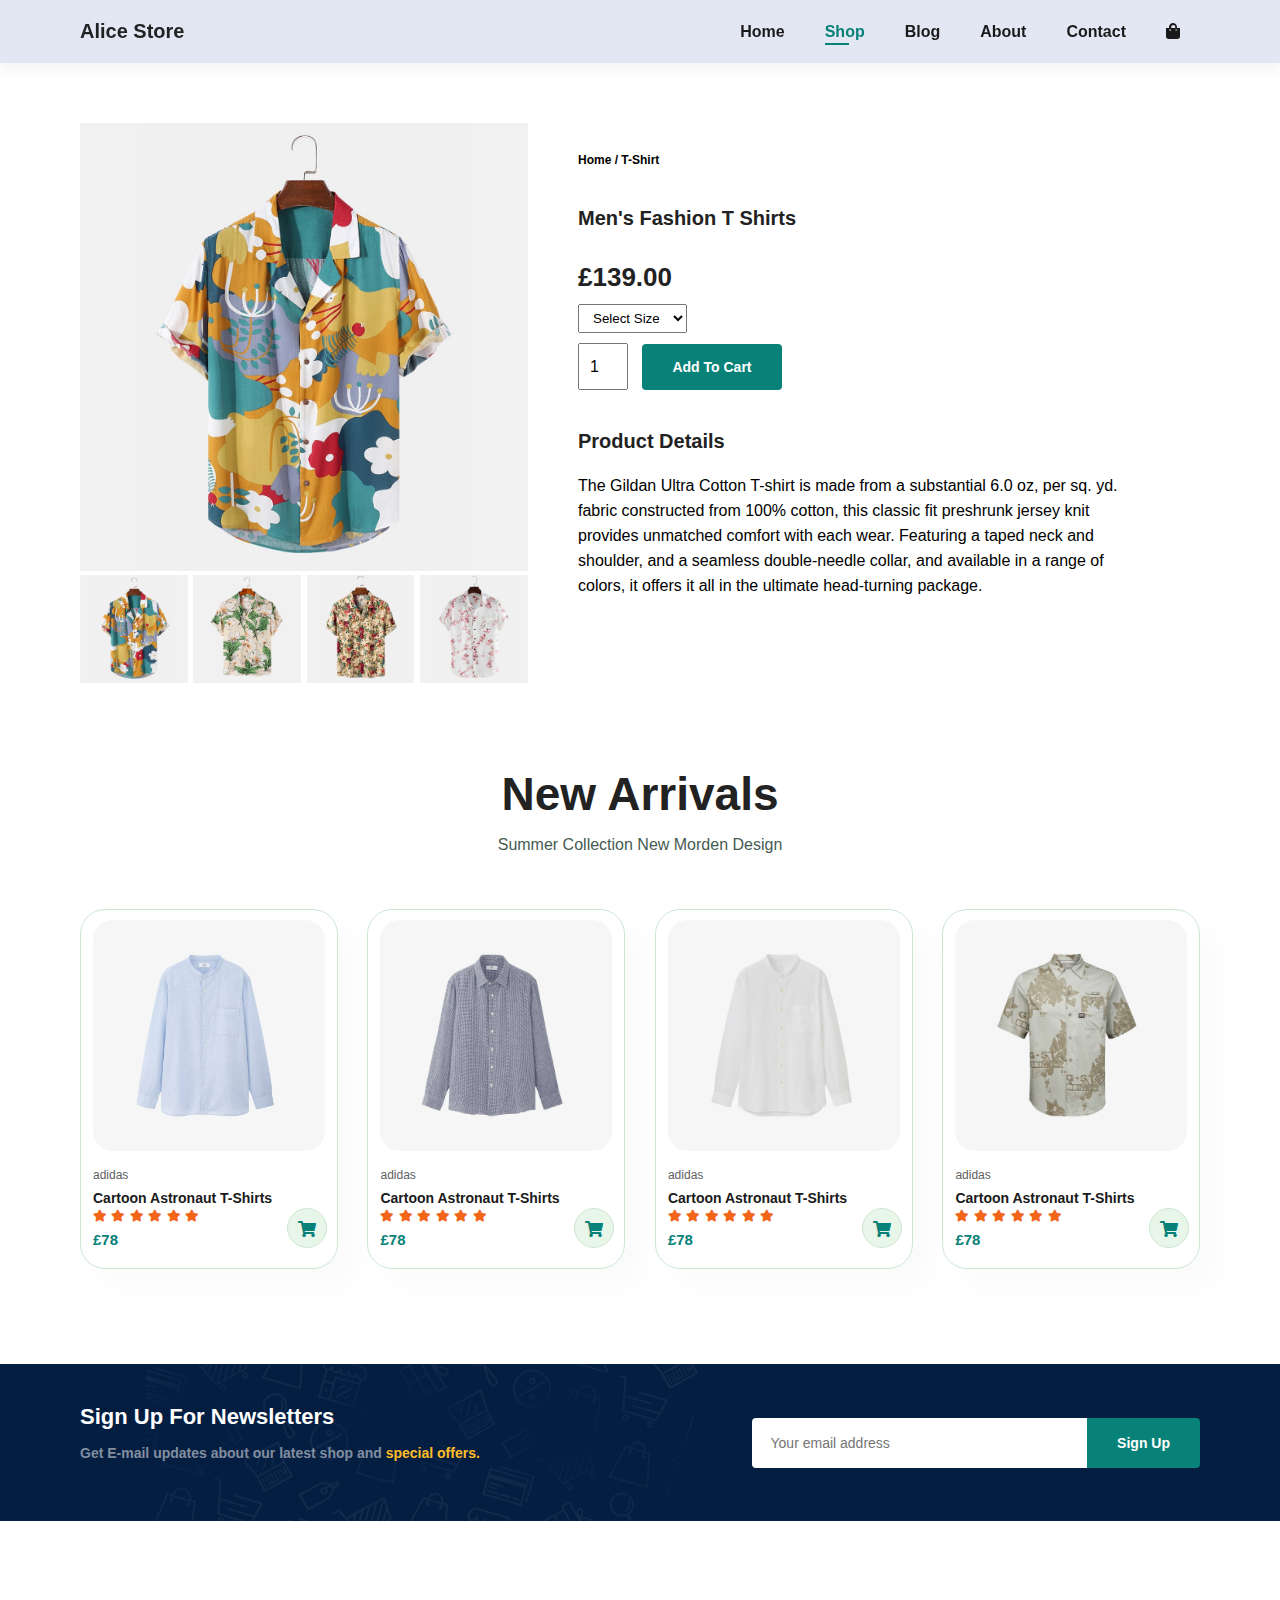
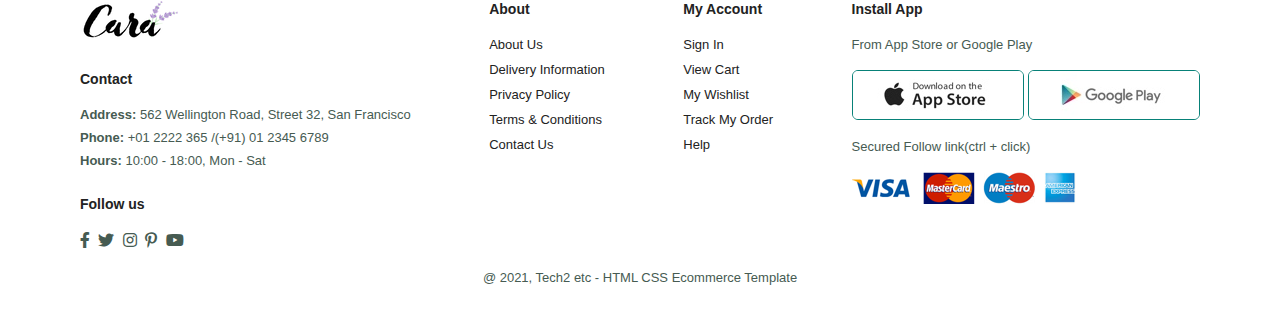
<file: sproduct.html>
<!DOCTYPE html>

<html lang = "en">

  <head>
    <meta charset="UTF-8">
    <meta http-equiv="X-UA-Compatible" content = "IE=edge">
    <meta name = "viewport" content="width=device-width, initial-scale=1.0">
    <title>Alice Store</title>
    <link rel="stylesheet" href="https://use.fontawesome.com/releases/v5.15.4/css/all.css"/>
    <link rel = "stylesheet" href="style.css"> 
  </head>

  <body>

    <section id = "header">
      <h4>Alice Store</h4>

      <div>
        <ul id = "navbar">
          <li><a href = "index.html">Home</a></li>
          <li><a class = "active" href = "shop.html">Shop</a></li>
          <li><a href = "blog.html">Blog</a></li>
          <li><a href = "about.html">About</a></li>
          <li><a href = "contact.html">Contact</a></li>
          <li id = "lg-bag"><a href ="cart.html"><i class="fas fa-shopping-bag"></i></a></li>
          <a href = "#" id = "close"><i class = "fas fa-times"></i></a>
        </ul>
      </div>

      <div id = "mobile">
        <a href ="cart.html"><i class="fas fa-shopping-bag"></i></a>
        <i id = "bar" class = "fas fa-outdent"></i>
      </div>
    </section>

    <section id = "prodetails" class = "section-p1">
      <div class = "single-pro-image">
        <img src = "f111.jpg" width = "100%" id = "MainImg" alt = "">

        <div class = "small-img-group">
          <div class = "small-img-col">
            <img src = "f111.jpg" width = "100%" class = "small-img" alt = "">
          </div>
          <div class = "small-img-col">
            <img src = "f112.jpg" width = "100%" class = "small-img" alt = "">
          </div>
          <div class = "small-img-col">
            <img src = "f113.jpg" width = "100%" class = "small-img" alt = "">
          </div>
          <div class = "small-img-col">
            <img src = "f114.jpg" width = "100%" class = "small-img" alt = "">
          </div> 
        </div>
      </div>
      
      <div class = "single-pro-details">
        <h6>Home / T-Shirt</h6>
        <h4>Men's Fashion T Shirts</h4>
        <h2>£139.00</h2>
        <select>
          <option>Select Size</option>
          <option>XL</option>
          <option>XXL</option>
          <option>Small</option>
          <option>Large</option>
        </select>
        <input type = "number" value = "1">
        <button class = "normal">Add To Cart</button>
        <h4>Product Details</h4>
        <span>The Gildan Ultra Cotton T-shirt is made from a substantial 6.0 oz, per
          sq. yd. fabric constructed from 100% cotton, this classic fit preshrunk 
          jersey knit provides unmatched comfort with each wear. Featuring a taped neck 
          and shoulder, and a seamless double-needle collar, and available in a range 
          of colors, it offers it all in the ultimate head-turning package.
        </span>
      </div>
    </section>

    <section id="product1" class = "section-p1">
      <h2>New Arrivals</h2>
      <p>Summer Collection New Morden Design</p>
      <div class = "pro-container">
        <div class = "pro">
          <img src="n1.jpg" alt="">
          <div class = "des">
            <span>adidas</span>
            <h5>Cartoon Astronaut T-Shirts</h5>
            <div class = "star">
              <i class="fas fa-star"></i>
              <i class="fas fa-star"></i>
              <i class="fas fa-star"></i>
              <i class="fas fa-star"></i>
              <i class="fas fa-star"></i>
              <i class="fas fa-star"></i>
            </div>
            <h4>£78</h4>
          </div>
          <a href="#"><i class="fas fa-shopping-cart cart"></i></a>      
        </div>

        <div class = "pro">
          <img src="n2.jpg" alt="">
          <div class = "des">
            <span>adidas</span>
            <h5>Cartoon Astronaut T-Shirts</h5>
            <div class = "star">
              <i class="fas fa-star"></i>
              <i class="fas fa-star"></i>
              <i class="fas fa-star"></i>
              <i class="fas fa-star"></i>
              <i class="fas fa-star"></i>
              <i class="fas fa-star"></i>
            </div>
            <h4>£78</h4>
          </div>
          <a href="#"><i class="fas fa-shopping-cart cart"></i></a>      
        </div>

        <div class = "pro">
          <img src="n3.jpg" alt="">
          <div class = "des">
            <span>adidas</span>
            <h5>Cartoon Astronaut T-Shirts</h5>
            <div class = "star">
              <i class="fas fa-star"></i>
              <i class="fas fa-star"></i>
              <i class="fas fa-star"></i>
              <i class="fas fa-star"></i>
              <i class="fas fa-star"></i>
              <i class="fas fa-star"></i>
            </div>
            <h4>£78</h4>
          </div>
          <a href="#"><i class="fas fa-shopping-cart cart"></i></a>      
        </div>

        <div class = "pro">
          <img src="n4.jpg" alt="">
          <div class = "des">
            <span>adidas</span>
            <h5>Cartoon Astronaut T-Shirts</h5>
            <div class = "star">
              <i class="fas fa-star"></i>
              <i class="fas fa-star"></i>
              <i class="fas fa-star"></i>
              <i class="fas fa-star"></i>
              <i class="fas fa-star"></i>
              <i class="fas fa-star"></i>
            </div>
            <h4>£78</h4>
          </div>
          <a href="#"><i class="fas fa-shopping-cart cart"></i></a>      
        </div>
      </div>
    </section>

    <section id = "newsletter" class = "section-p1 section-m1">
      <div class = "newstext">
        <h4>Sign Up For Newsletters</h4>
        <p>Get E-mail updates about our latest shop and <span>special offers.</span>
        </p>
      </div>

      <div class = "form">
        <input type = "text" placeholder="Your email address">
        <button class = "normal">Sign Up</button>
      </div>
    </section>

    <footer class = "section-p1">
      <div class = "col">
        <img class = "logo" src="logo.png" alt="">
        <h4>Contact</h4>
        <p><strong>Address: </strong> 562 Wellington Road, Street 32, San Francisco
        </p>
        <p><strong>Phone:</strong> +01 2222 365 /(+91) 01 2345 6789</p>
        <p><strong>Hours:</strong> 10:00 - 18:00, Mon - Sat</p>

        <div class = "follow">
          <h4>Follow us</h4>
          <div class="icon">
            <i class = "fab fa-facebook-f"></i>
            <i class = "fab fa-twitter"></i>
            <i class = "fab fa-instagram"></i>
            <i class = "fab fa-pinterest-p"></i>
            <i class = "fab fa-youtube"></i>
          </div>
        </div>
      </div>

      <div class = "col">
          <h4>About</h4>
          <a href = "#">About Us</a>
          <a href = "#">Delivery Information</a>
          <a href = "#">Privacy Policy</a>
          <a href = "#">Terms & Conditions</a>
          <a href = "#">Contact Us</a>
      </div>

      <div class = "col">
        <h4>My Account</h4>
        <a href = "#">Sign In</a>
        <a href = "#">View Cart</a>
        <a href = "#">My Wishlist</a>
        <a href = "#">Track My Order</a>
        <a href = "#">Help</a>
    </div>

    <div class = "col install">
      <h4>Install App</h4>
      <p>From App Store or Google Play</p>
      <div class = "row">
        <img src="app.jpg" alt="">
        <img src = "play.jpg" alt = "">
      </div>
      <p>Secured Follow link(ctrl + click)</p>
      <img src = "pay.png" alt = "">
    </div>

    <div class = "copyright">
      <p>@ 2021, Tech2 etc - HTML CSS Ecommerce Template</p>
    </div>
    </footer>

    <script>
      var MainImg = document.getElementById("MainImg");
      var smallimg = document.getElementsByClassName("small-img");

      smallimg[0].onclick = function()
      {
         MainImg.src = smallimg[0].src;
      }
      smallimg[1].onclick = function()
      {
         MainImg.src = smallimg[1].src;
      }
      smallimg[2].onclick = function()
      {
         MainImg.src = smallimg[2].src;
      }
      smallimg[3].onclick = function()
      {
         MainImg.src = smallimg[3].src;
      }
    </script>

    <script src="script.js"></script>
  </body>

</html>
</file>
<file: style.css>
@import url('https://fonts.googleapis.com/css2?family=League+Spartan:wght@100;200;300;400;500;600;700;800;900&display=swap');

*
{
  margin: 0;
  padding: 0;
  box-sizing: border-box;
  font-family: 'Spartan', sans-serif;
}

h1
{
  font-size: 50px;
  line-height:64px;
  color: #222;
}

h2
{
  font-size: 46px;
  line-height: 54px;
  color: #222;
}

h4
{
  font-size: 20px;
  color: #222;
}

h6
{
  font-weight: 700;
  font-size: 12px;
}

p
{
  font-size: 16px;
  color: #465b52;
  margin: 15px 0 20px 0;
}

.section-p1
{
  padding: 40px 80px;
}

.section-m1
{
  margin: 40px 0;
}

button.normal
{
  font-size: 14px;
  font-weight: 600;
  padding: 15px 30px;
  color: #000;
  background-color: #fff;
  border-radius: 4px;
  cursor: pointer;
  border: none;
  outline: none;
  transition: 0.2s;
}

button.white
{
  font-size: 13px;
  font-weight: 600;
  padding: 11px 18px;
  color: #fff;
  background-color: transparent;
  cursor: pointer;
  border: 1px solid #fff;
  outline: none;
  transition: 0.2s;
}

body
{
  width: 100%;
}

#header
{
  display: flex;
  align-items: center;
  justify-content: space-between;
  padding: 20px 80px;
  background: #E3E6F3;
  box-shadow: 0 5px 15px rgba(0, 0, 0, 0.06);
  z-index: 999;
  position: sticky;
  top: 0;
  left: 0;
}

#navbar
{
  display: flex;
  align-items: center;
  justify-content: center;
}

#navbar li
{
  list-style: none;
  padding: 0 20px;
  position: relative;
}

#navbar li a
{
  text-decoration: none;
  font-size: 16px;
  font-weight: 600;
  color: #1a1a1a;
  transition: 0.3s ease;
}

#navbar li a:hover,
#navbar li a.active
{
  color: #088178;
}

#navbar li a.active::after,
#navbar li a:hover::after
{
  content: "";
  width: 30%;
  height: 2px;
  background: #088178;
  position: absolute;
  bottom: -4px;
  left: 20px;
}

#mobile
{
  display: none;
  align-items: center;
}

#close
{
  display: none;
}

#hero
{
  background-image: url("hero4.png");
  height: 90vh;
  width: 100%;
  background-size: cover;
  background-position: top 25% right 0;
  padding: 0 80px;
  display: flex;
  align-items: flex-start;
  justify-content: center;
  flex-direction: column;
}

#hero h4
{
  padding-bottom: 15px;
}

#hero h1
{
  color: #088178;
}

#hero button
{
  background-image: url("button.png");
  background-color: transparent;
  color: #088178;
  border: 0;
  padding: 14px 80px 14px 65px;
  background-repeat: no-repeat;
  cursor: pointer;
  font-weight: 700;
  font-size: 15px;
}

#feature
{
  display: flex;
  align-items: center;
  justify-content: space-between;
  flex-wrap: wrap;
}

#feature .fe-box
{
  width: 180px;
  text-align: center;
  padding: 25px 15px;
  box-shadow: 20px 20px 34px rgba(0, 0, 0, 0.03);
  border: 1px solid #cce7d0;
  border-radius: 4px;
  margin: 15px 0;
}

#feature .fe-box:hover
{
  box-shadow: 10px 10px 54px rgba(70, 62, 221, 0.1);
}

#feature .fe-box img
{
  width: 100%;
  margin-bottom: 10px;
}

#feature .fe-box h6
{
  display: inline-block;
  padding: 9px 8px 6px 8px;
  line-height: 1;
  border-radius: 4px;
  color: #088178;
  background-color: #fddde4;
}

#feature .fe-box:nth-child(2) h6
{
  background-color: #cdebbc;
}

#feature .fe-box:nth-child(3) h6
{
  background-color: #d1e8f2;
}

#feature .fe-box:nth-child(4) h6
{
  background-color: #cdd4f8;
}

#feature .fe-box:nth-child(5) h6
{
  background-color: #f6dbf6;
}

#feature .fe-box:nth-child(6) h6
{
  background-color: #fff2e5;
}

#product1
{
  text-align: center;
}

#product1 .pro-container
{
  display: flex;
  justify-content: space-between;
  padding-top: 20px;
  flex-wrap: wrap;
}

#product1 .pro
{
  width: 23%;
  min-width: 250px;
  padding: 10px 12px;
  border: 1px solid #cce7d0;
  border-radius: 25px;
  cursor: pointer;
  box-shadow: 20px 20px 30px rgba(0, 0, 0, 0.02);
  margin: 15px 0;
  transition: 0.2s ease;
  position: relative;
}

#product1 .pro:hover
{
  box-shadow: 20px 20px 30px rgba(0, 0, 0, 0.06);
}

#product1 .pro img
{
  width: 100%;
  border-radius: 20px;
}

#product1 .pro .des
{
  text-align: start;
  padding: 10px 0;
}

#product1 .pro .des span
{
  color: #606063;
  font-size: 12px;
}

#product1 .pro .des h5
{
  padding-top: 7px;
  color: #1a1a1a;
  font-size: 14px;
}

#product1 .pro .des i
{
  font-size: 12px;
  color: rgb(243, 101, 25);
}

#product1 .pro .des h4
{
  padding-top: 7px;
  font-size: 15px;
  font-weight: 700;
  color: #088178;
}

#product1 .pro .cart
{
  width: 40px;
  height: 40px;
  line-height: 40px;
  border-radius: 50px;
  background-color: #e8f6ea;
  font-weight: 700;
  color: #088178;
  border: 1px solid #cce7d0;
  position: absolute;
  bottom: 20px;
  right: 10px;
}

#banner
{
  display: flex;
  flex-direction: column;
  justify-content: center;
  align-items: center;
  text-align: center;
  background-image: url("b2.jpg");
  width: 100%;
  height: 40vh;
  background-size: cover;
  background-position: center;
}

#banner h4
{
  color: #fff;
  font-size: 16px;
}

#banner h2
{
  color: #fff;
  font-size: 30px;
  padding: 10px 0;
}

#banner h2 span
{
  color: #ef3636;
}

#banner button:hover
{
  background: #088178;
  color: #fff;
}

#sm-banner
{
  display: flex;
  justify-content: space-between;
  flex-wrap: wrap;
}

#sm-banner .banner-box
{
  display: flex;
  flex-direction: column;
  justify-content: center;
  align-items: flex-start;
  text-align: center;
  background-image: url("b17.jpg");
  min-width: 580px;
  height: 50vh;
  background-size: cover;
  background-position: center;
  padding: 30px;
}

#sm-banner .banner-box2
{
  background-image: url("b10.jpg");
}

#sm-banner h4
{
  color: #fff;
  font-size: 20px;
  font-weight: 300;
}

#sm-banner h2
{
  color: #fff;
  font-size: 28px;
  font-weight: 800;
}

#sm-banner span
{
  color: #fff;
  font-size: 14px;
  font-weight: 500;
  padding-bottom: 15px;
}

#sm-banner .banner-box:hover button
{
  background: #088178;
  border: 1px solid #088178;
}

#banner3
{
  display: flex;
  justify-content: space-between;
  flex-wrap: wrap;
  padding: 0 80px;
}

#banner3 .banner-box
{
  display: flex;
  flex-direction: column;
  justify-content: center;
  align-items: flex-start;
  background-image: url("b7.jpg");
  min-width: 30%;
  height: 30vh;
  background-size: cover;
  background-position: center;
  padding: 20px;
  margin-bottom: 20px;
}

#banner3 .banner-box2
{
  background-image: url("b4.jpg");
}

#banner3 .banner-box3
{
  background-image: url("b18.jpg");
}

#banner3 h2
{
  color: #fff;
  font-weight: 900;
  font-size: 22px;
}

#banner3 h3
{
  color: #ec544e;
  font-weight: 800;
  font-size: 15px;
}

#banner3 .banner-box3 h3
{
  color: #fff;
}

#newsletter
{
  display: flex;
  justify-content: space-between;
  flex-wrap: wrap;
  align-items: center;
  background-image: url("b14.png");
  background-repeat: no-repeat;
  background-position: 20% 30%;
  background-color: #041e42;
}

#newsletter h4
{
  font-size: 22px;
  font-weight: 700;
  color: #fff;
}

#newsletter p
{
  font-size: 14px;
  font-weight: 600;
  color: #818ea0;
}

#newsletter p span
{
  color: #ffbd27;
}

#newsletter .form
{
  display: flex;
  width: 40%;
}

#newsletter input
{
  height: 3.125rem;
  padding: 0 1.25em;
  font-size: 14px;
  width: 100%;
  border: 1px solid transparent;
  border-radius: 4px;
  outline: none;
  border-top-right-radius: 0;
  border-bottom-right-radius: 0;
}

#newsletter button
{
  background-color: #088178;
  color: #fff;
  white-space: nowrap;
  border-top-left-radius: 0;
  border-bottom-left-radius: 0;
}

footer
{
  display: flex;
  flex-wrap: wrap;
  justify-content: space-between;
}

footer .col
{
  display: flex;
  flex-direction: column;
  align-items: flex-start;
  margin-bottom: 20px;
}

footer .logo
{
  margin-bottom: 30px;
}

footer h4
{
  font-size: 14px;
  padding-bottom: 20px;
}

footer p
{
  font-size: 13px;
  margin: 0 0 8px 0;
}

footer a
{
  font-size: 13px;
  text-decoration: none;
  color: #222;
  margin-bottom: 10px; 
}

footer .follow
{
  margin-top: 20px;
}

footer .follow i
{
  color: #465b52;
  padding-right: 4px;
  cursor: pointer;
}

footer .install .row img
{
  border: 1px solid #088178;
  border-radius: 6px;
}

footer .install img
{
  margin: 10px 0 15px 0;
}

footer .follow i:hover, footer a:hover
{
  color: #088178;
}

footer .copyright
{
  width: 100%;
  text-align: center;
}


/* Shop Page */
#page-header
{
  background-image: url("b111.jpg");
  width: 100%;
  height: 40vh;
  background-size: cover;
  display: flex;
  justify-content: center;
  align-items: center;
  flex-direction: column;
  padding: 14px;
}

#page-header h2,
#page-header p
{
  color: #fff;
}

#pagination
{
  text-align: center;
}

#pagination a
{
  text-decoration: none;
  background-color: #088178;
  padding: 15px 20px;
  border-radius: 4px;
  color: #fff;
  font-weight: 600;
}

#pagination a i
{
  font-size: 16px;
  font-weight: 600;
}

/* Single Product */

#prodetails
{
  display: flex;
  margin-top: 20px;
}

#prodetails .single-pro-image
{
  width: 40%;
  margin-right: 50px;
}

.small-img-group
{
  display: flex;
  justify-content: space-between;
}

.small-img-col
{
  flex-basis: 24%;
  cursor: pointer;
}

#prodetails .single-pro-details
{
  width: 50%;
  padding-top: 30px;
}

#prodetails .single-pro-details h4
{
  padding: 40px 0 20px 0;
}

#prodetails .single-pro-details h2
{
  font-size: 26px;
}

#prodetails .single-pro-details select
{
  display: block;
  padding: 5px 10px;
  margin-bottom: 10px;
}

#prodetails .single-pro-details input
{
  width: 50px;
  height: 47px;
  padding-left: 10px;
  font-size: 16px;
  margin-right: 10px;
}

#prodetails .single-pro-details input:focus
{
  outline: none;
}

#prodetails .single-pro-details button
{
  background: #088178;
  color: #fff;
}

#prodetails .single-pro-details span
{
  line-height: 25px;
}

/* Blog Page */
#page-header.blog-header
{
  background-image: url("b19.jpg");
}

#blog
{
  padding: 150px 150px 0 150px;
}

#blog .blog-box
{
  display: flex;
  align-items: center;
  width: 100%;
  position: relative;
  padding-bottom: 90px;
}

#blog .blog-img
{
  width: 50%;
  margin-right: 40px;
}

#blog img
{
  width: 100%;
  height: 300px;
  object-fit: cover;
}

#blog .blog-details
{
  width: 50%;
}

#blog .blog-details a
{
  text-decoration: none;
  font-size: 11px;
  color: #000;
  font-weight: 700;
  position: relative;
  transition: 0.3s;
}

#blog .blog-details a::after
{
  content: "";
  width: 50px;
  height: 1px;
  background-color: #000;
  position: absolute;
  top: 4px;
  right: -60px;
}

#blog .blog-details a:hover
{
  color: #088178;
}

#blog .blog-details a:hover::after
{
  background-color: #088178;
}

#blog .blog-box h1
{
  position: absolute;
  top: -40px;
  left: 0;
  font-size: 70px;
  font-weight: 700;
  color: #c9cbce;
  z-index: -9;
}

#page-header.about-header
{
  background-image: url("banner.png");
}

#about-head
{
  display: flex;
  align-items: center;
}

#about-head img
{
  width: 50%;
  height: auto;
}

#about-head div
{
  padding-left: 40px;
}

#about-app
{
  text-align: center;
}

#about-app .video
{
  width: 70%;
  height: 100%;
  margin: 30px auto 0 auto;
}

#about-app .video video
{
  width: 100%;
  height: 100%;
  border-radius: 20px;
}


/* Contact Page */

#contact-details
{
  display: flex;
  align-items: center;
  justify-content: space-between;
}

#contact-details .details
{
  width: 40%;
}

#contact-details .details span,
#form-details form span
{
  font-size: 12px;
}

#contact-details .details h2,
#form-details form h2
{
  font-size: 26px;
  line-height: 35px;
  padding: 20px 0;
}

#contact-details .details h3
{
  font-size: 16px;
  padding-bottom: 15px;
}

#contact-details .details li
{
  list-style: none;
  display: flex;
  padding: 10px 0;
}

#contact-details .details li i
{
  font-size: 14px;
  padding-right: 22px;
}

#contact-details .details li p
{
  margin: 0;
  font-size: 14px;
}

#contact-details .map
{
  width: 55%;
  height: 400px;
}

#contact-details .map iframe
{
  width: 100%;
  height: 100%;
}

#form-details
{
  display: flex;
  justify-content: space-between;
  margin: 30px;
  padding: 80px;
  border: 1px solid #e1e1e1;
}

#form-details form
{
  width: 65%;
  display: flex;
  flex-direction: column;
  align-items: flex-start;
}

#form-details form input,
#form-details form textarea
{
  width: 100%;
  padding: 12px 15px;
  outline: none;
  margin-bottom: 20px;
  border: 1px solid #e1e1e1;
}

#form-details form button
{
  background-color: #088178;
  color: #fff;
}

#form-details .people div
{
  padding-bottom: 25px;
  display: flex;
  align-items: flex-start;
}

#form-details .people div img
{
  width: 65px;
  height: 65px;
  object-fit: cover;
  margin-right: 15px;
}

#form-details .people div p
{
  margin: 0;
  font-size: 13px;
  line-height: 25px;
}

#form-details .people div p span
{
  display: block;
  font-size: 16px;
  font-weight: 600;
  color: #000;
}

/* Start Media Query */

@media (max-width: 799px)
{
  .section-p1
  {
    padding: 40px 40px;
  }
  #navbar
  {
    display: flex;
    flex-direction: column;
    align-items: flex-start;
    justify-content: flex-start;
    position: fixed;
    top: 0;
    right: -300px;
    height: 100vh;
    width: 300px;
    background-color: #E3E6F3;
    box-shadow: 0 40px 60px rgba(0, 0, 0, 0.1);
    padding: 80px 0 0 10px;
    transition: 0.3s;
  }

  #navbar.active
  {
    right: 0px;
  }

  #navbar li
  {
    margin-bottom: 25px;
  }

  #mobile
  {
    display: flex;
    align-items: center;
  }

  #mobile i
  {
    color: #1a1a1a;
    font-size: 24px;
    padding-left: 20px;
  }

  #close
  {
    display: initial;
    position: absolute;
    top: 30px;
    left: 30px;
    color: #222;
    font-size: 24px;
  }

  #lg-bag
  {
    display: none;
  }

  #hero
  {
    height: 70vh;
    padding: 0 80px;
    background-position: top 30% right 30%;
  }

  #feature
  {
    justify-content: center;
  }

  #feature .fe-box
  {
    margin: 15px 15px;
  }

  #product1 .pro-container
  {
    justify-content: center;
  }

  #product1 .pro
  {
    margin: 15px;
  }

  #banner
  {
    height: 20vh;
  }

  #sm-banner .banner-box
  {
    min-width: 100%;
    height: 30vh;
  }

  #banner3
  {
    padding: 0 40px;
  }

  #banner3 .banner-box
  {
    width: 28%;
  }

  #newsletter .form
  {
    width: 70%;
  }

  /* Contact Page */
  #form-details
  {
    padding: 40px;
  }

  #form-details form
  {
    width: 50%;
  }
  
}

@media (max-width: 477px)
{
  .section-p1
  {
    padding: 20px;
  }
  #header
  {
    padding: 10px 30px;
  }

  h1
  {
    font-size: 38px;
  }

  h2
  {
    font-size: 32px;
  }

  #hero
  {
    padding: 0 20px;
    background-position: 55%;
  }

  #feature
  {
    justify-content: space-between;
  }

  #feature .fe-box
  {
    width: 155px;
    margin: 0 0 15px 0;
  }

  #product1 .pro
  {
    width: 100%;
  }

  #banner
  {
    height: 40vh;
  }

  #sm-banner .banner-box
  {
    height: 40vh;
  }

  #sm-banner .banner-box2
  {
    margin-top: 20px;
  }

  #banner3
  {
    padding: 0 20px;
  }

  #banner3 .banner-box
  {
    width: 100%;
  }

  #newsletter
  {
    padding: 40px 20px;
  }

  #newsletter .form
  {
    width: 100%;
  }

  footer .copyright
  {
    text-align: start;
  }

  /* Single Product */
  #prodetails
  {
    display: flex;
    flex-direction: column;
  }

  #prodetails .single-pro-image
  {
    width: 100%;
    margin-right: 0px;
  }

  #prodetails .single-pro-details
  {
    width: 100%;
  }

  /* Blog Page */

  #blog
  {
    padding: 100px 20px 0 20px;
  }

  #blog .blog-box
  {
    display: flex;
    flex-direction: column;
    align-items: flex-start;
  }

  #blog .blog-img
  {
    width: 100%;
    margin-right: 0px;
    margin-bottom: 30px;
  }

  #blog .blog-details
  {
    width: 100%;
  }

  /* About page */
  #about-head
  {
    flex-direction: column;
  }

  #about-head img
  {
    width: 100%;
    margin-bottom: 20px;
  }

  #about-head div
  {
    padding-left: 0px;
  }

  #about-app .video
  {
    width: 100%;
  }

  /* Contact Page */
  #contact-details
  {
    flex-direction: column;
  }

  #contact-details .details
  {
    width: 100%;
    margin-bottom: 30px;
  }

  #contact-details .map
  {
    width: 100%;
  }

  #form-details
  {
    margin: 10px;
    padding: 30px 10px;
    flex-wrap: wrap;
  }

  #form-details form
  {
    width: 100%;
    margin-bottom: 30px;
  }
}
</file>
